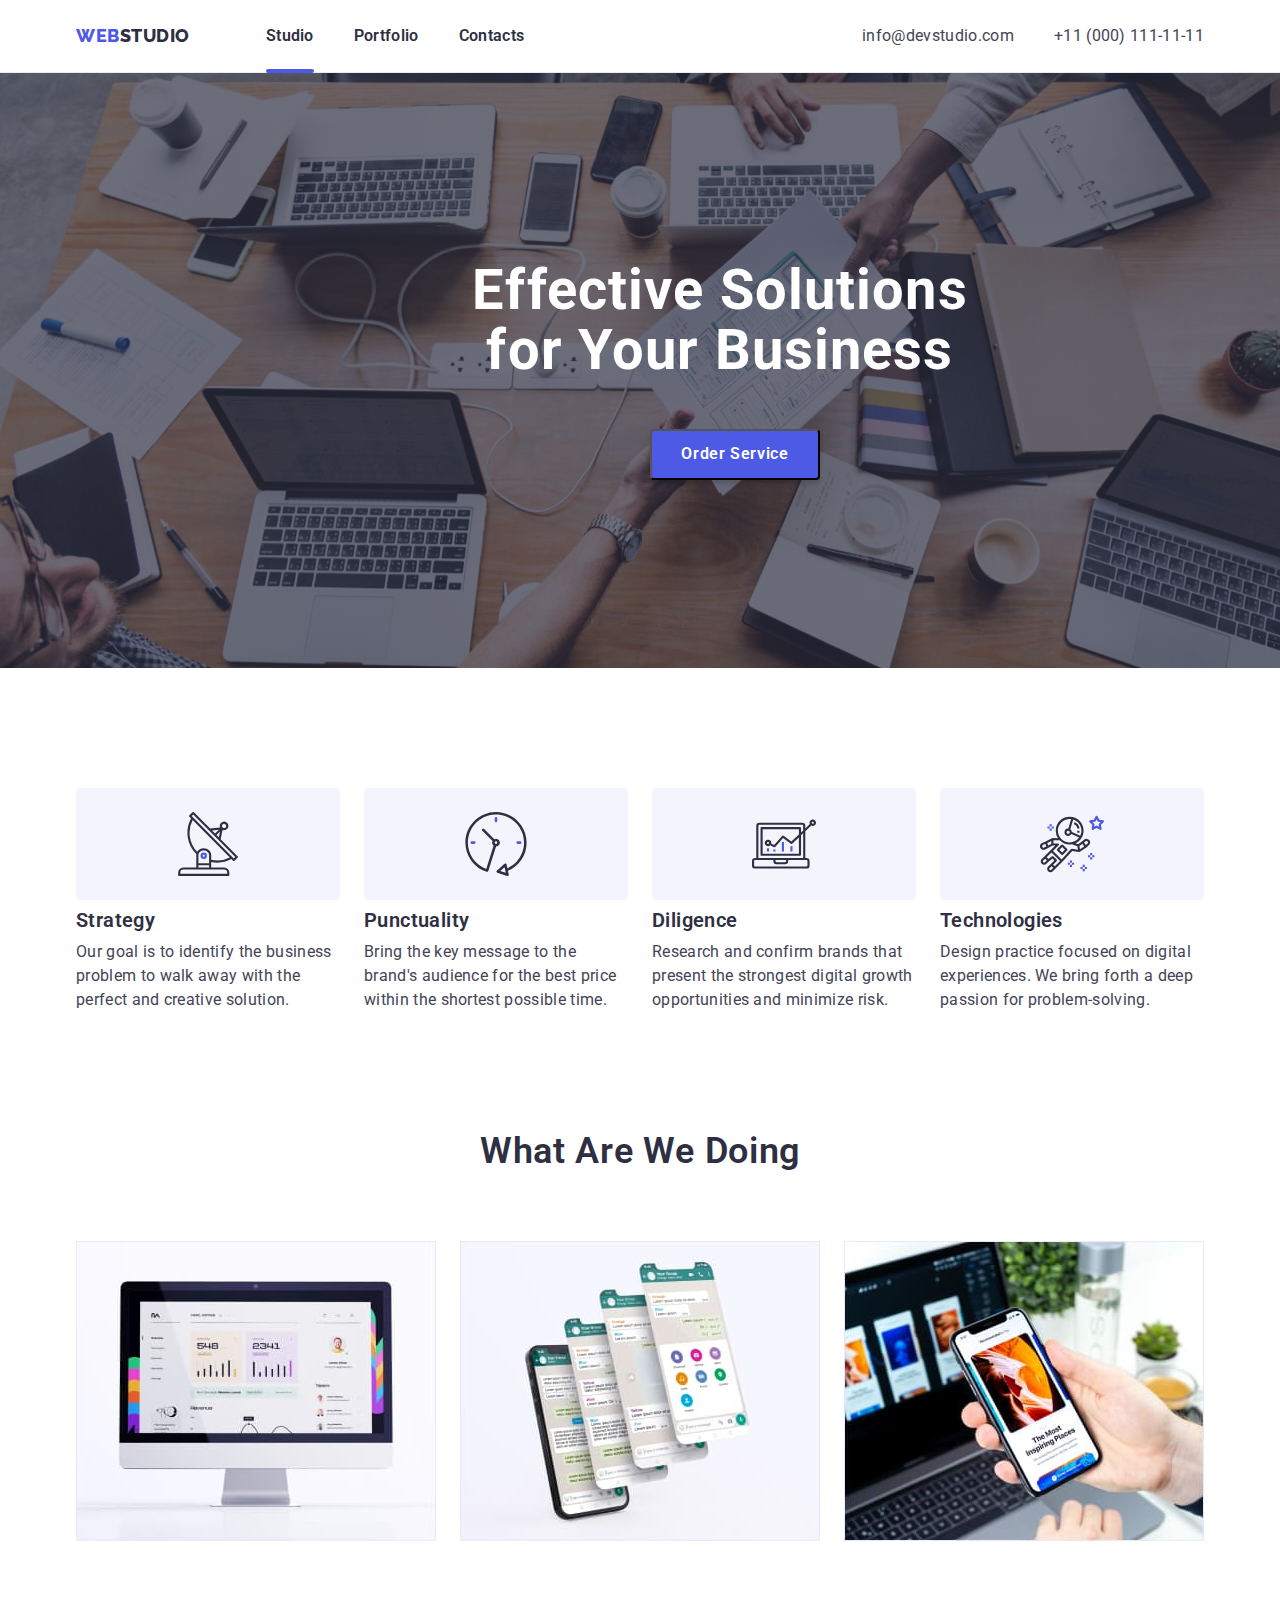
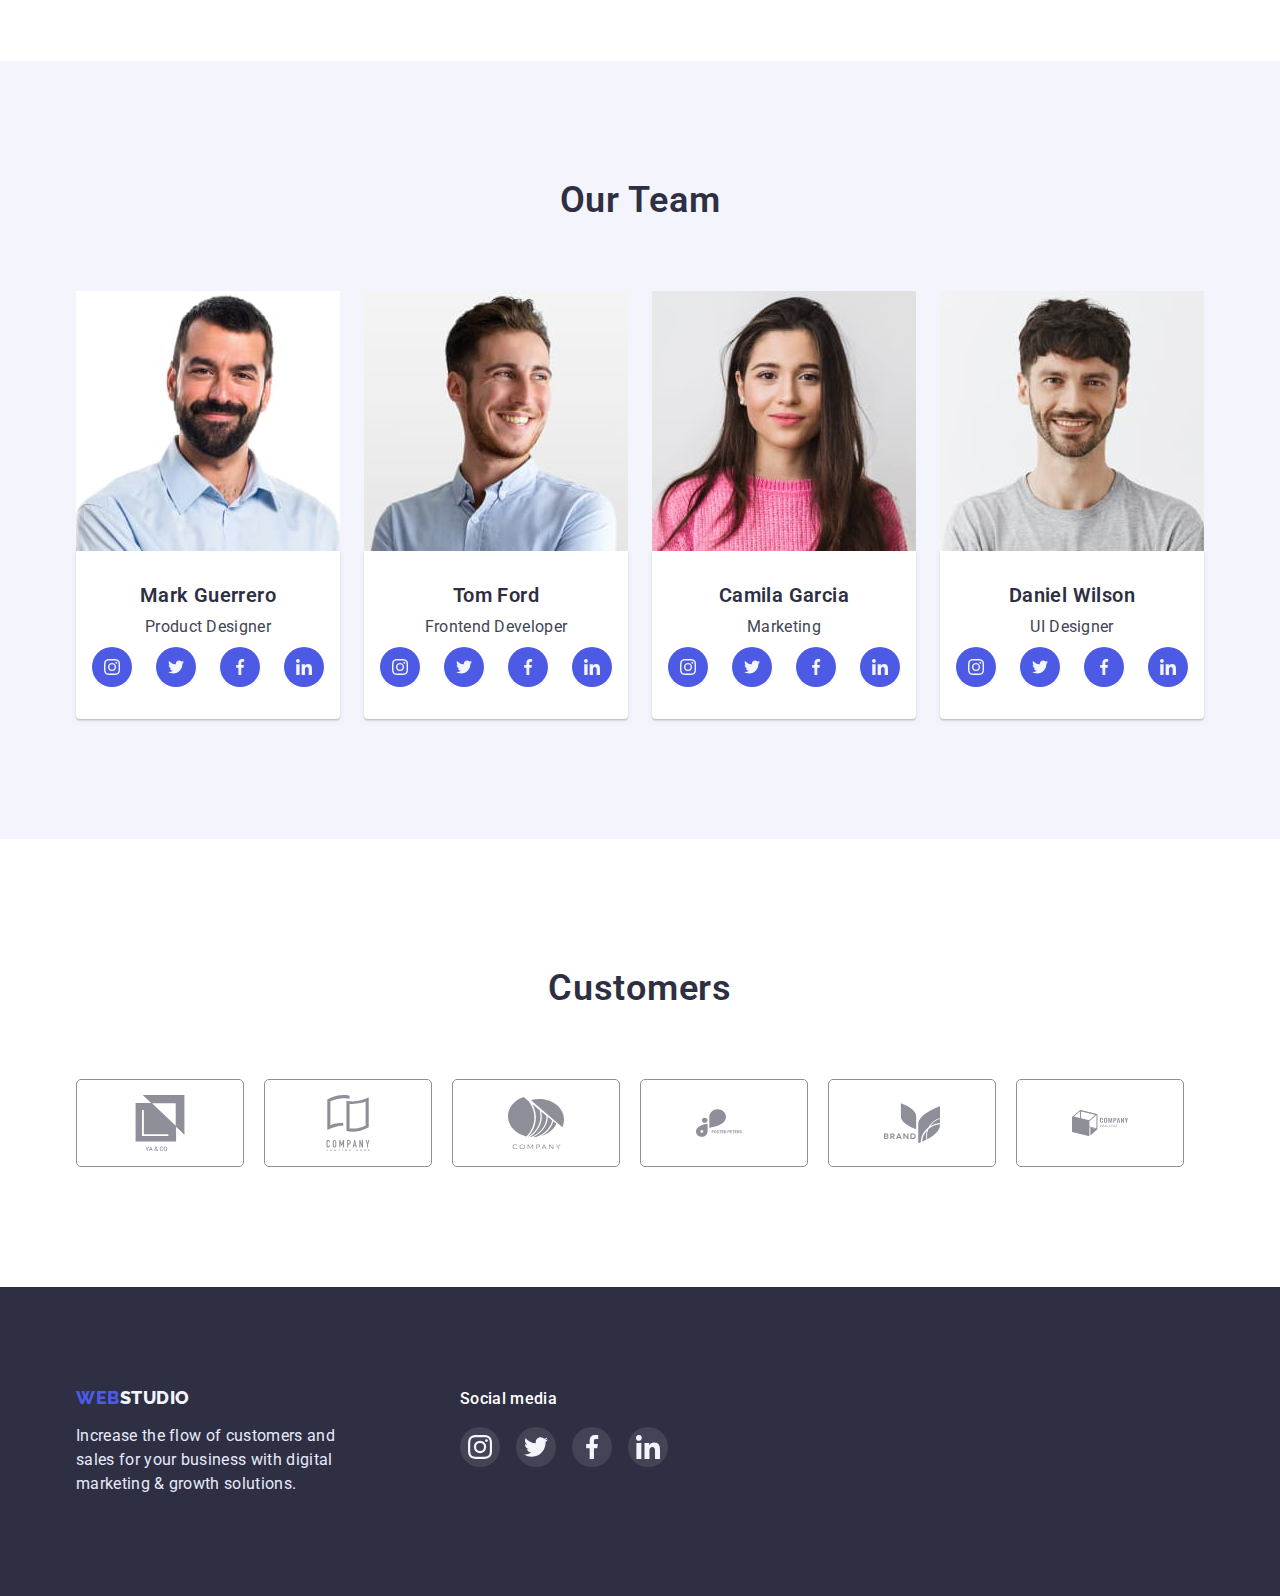
<file: index.html>
<!DOCTYPE html>
<html lang="en">
  <head>
    <meta charset="UTF-8" />
    <meta http-equiv="X-UA-Compatible" content="IE=edge" />
    <meta name="viewport" content="width=device-width, initial-scale=1.0" />
    <title>WebStudio goit-markup-hw-02</title>
    <link rel="preconnect" href="https://fonts.googleapis.com" />
    <link rel="preconnect" href="https://fonts.gstatic.com" crossorigin />
    <link
      href="https://fonts.googleapis.com/css2?family=Raleway:wght@800&family=Roboto:wght@400;500;700;900&display=swap"
      rel="stylesheet"
    />
    <link
      rel="stylesheet"
      href="https://cdn.jsdelivr.net/npm/modern-normalize@1.1.0/modern-normalize.min.css"
    />
    <link rel="stylesheet" href="./css/styles.css" />
  </head>
  <body>
    <header class="header">
      <div class="container header-nav-container">
        <nav class="page-nav">
          <!--logo-->
          <a href="/" class="logo link logo-nav"
            ><span class="logo logo-color">WEB</span>STUDIO</a
          >

          <!--menu-->
          <ul class="menu-nav">
            <li class="menu-item">
              <a href="./index.html" class="menu-nav-link link current">Studio</a>
            </li>
            <li class="menu-item">
              <a href="./portfolio.html" class="menu-nav-link link"
                >Portfolio</a
              >
            </li>
            <li class="menu-item">
              <a href="" class="menu-nav-link link">Contacts</a>
            </li>
          </ul>
        </nav>

        <!--contacts-->
        <ul class="contacts-nav">
          <li class="contacts-nav-item">
            <a href="mailto:info@devstudio.com" class="contacts-nav-link link"
              >info@devstudio.com</a
            >
          </li>
          <li>
            <a href="tel:+110001111111" class="contacts-nav-link link"
              >+11 (000) 111-11-11</a
            >
          </li>
        </ul>
      </div>
    </header>

    <main>
      <!--section1hero-->
      <section class="hero-section-color">
        <div class="container">
          <h1 class="hero-title">Effective Solutions for Your Business</h1>
          <button type="button" class="hero-button" data-modal-open>Order Service</button>
        </div>
      </section>

      <!--section2-->
      <section class="section-two-format">
        <div class="container">
          <ul class="sectiontwo">
            <li class="sectiontwo-item">
              <div class="sectiontwo-item-icon">
              <svg height="64" width="64">
                <use
                  href="./images/icons.svg#icon-strategy"
                ></use>
              </svg>
              </div>
              <h3 class="section-title section-margin-title">Strategy</h3>
              <p class="section-text">
                Our goal is to identify the business problem to walk away with
                the perfect and creative solution.
              </p>
            </li>

            <li class="sectiontwo-item">
              <div class="sectiontwo-item-icon">
                <svg height="64" width="64">
                  <use
                    href="./images/icons.svg#icon-punctuality"
                  ></use>
                </svg>
                </div>
              <h3 class="section-title section-margin-title">Punctuality</h3>
              <p class="section-text">
                Bring the key message to the brand's audience for the best price
                within the shortest possible time.
              </p>
            </li>

            <li class="sectiontwo-item">
              <div class="sectiontwo-item-icon">
                <svg height="64" width="64">
                  <use
                    href="./images/icons.svg#icon-diligence"
                  ></use>
                </svg>
                </div>
              <h3 class="section-title section-margin-title">Diligence</h3>
              <p class="section-text">
                Research and confirm brands that present the strongest digital
                growth opportunities and minimize risk.
              </p>
            </li>

            <li class="sectiontwo-item">
              <div class="sectiontwo-item-icon">
                <svg height="64" width="64">
                  <use
                    href="./images/icons.svg#icon-technologies"
                  ></use>
                </svg>
                </div>
              <h3 class="section-title section-margin-title">Technologies</h3>
              <p class="section-text">
                Design practice focused on digital experiences. We bring forth a
                deep passion for problem-solving.
              </p>
            </li>
          </ul>
        </div>
      </section>

      <!--section3-->
      <section class="sectionthree">
        <div class="container">
          <h2 class="sections-title">What are we doing</h2>

          <ul class="sectionthree-list section">
            <li class="sectionthree-item">
              <img src="./images/img1.jpg" alt="desktop" width="360" />
            </li>

            <li class="sectionthree-item">
              <img src="./images/img2.jpg" alt="mobile" width="360" />
            </li>

            <li class="sectionthree-item">
              <img src="./images/img3.jpg" alt="app" width="360" />
            </li>
          </ul>
        </div>
      </section>

      <section class="sectionfour">
        <div class="container">
          <h2 class="sections-title">Our Team</h2>

          <ul class="sectionfour-list section">
            <li class="sectionfour-item">
              <img
                src="./images/teamcard1.jpg"
                alt="teamcard"
                width="264"
                height="260"
              />
              <div class="our-team-list">
                <h3 class="section-title centered section-margin-title">
                  Mark Guerrero
                </h3>
                <p class="section-text centered">Product Designer</p>
                <ul class="our-team-list-icons">
                  <li class="our-team-list-item">
                    <a class="our-team-list-link" href="">
                      <svg
                        class="our-team-list-icon"
                        width="16px"
                        height="16px"
                      >
                        <use href="./images/icons.svg#icon-instagram"></use>
                      </svg>
                    </a>
                  </li>

                  <li class="our-team-list-item">
                    <a class="our-team-list-link" href="">
                      <svg
                        class="our-team-list-icon"
                        width="16px"
                        height="16px"
                      >
                        <use href="./images/icons.svg#icon-twitter"></use>
                      </svg>
                    </a>
                  </li>

                  <li class="our-team-list-item">
                    <a class="our-team-list-link" href="">
                      <svg
                        class="our-team-list-icon"
                        width="16px"
                        height="16px"
                      >
                        <use href="./images/icons.svg#icon-facebook"></use>
                      </svg>
                    </a>
                  </li>

                  <li class="our-team-list-item">
                    <a class="our-team-list-link" href="">
                      <svg
                        class="our-team-list-icon"
                        width="16px"
                        height="16px"
                      >
                        <use href="./images/icons.svg#icon-linkedin"></use>
                      </svg>
                    </a>
                  </li>
                </ul>
              </div>
            </li>

            <li class="sectionfour-item">
              <img
                src="./images/teamcard2.jpg"
                alt="teamcard"
                width="264"
                height="260"
              />
              <div class="our-team-list">
                <h3 class="section-title centered section-margin-title">
                  Tom Ford
                </h3>
                <p class="section-text centered">Frontend Developer</p>
                <ul class="our-team-list-icons">
                  <li class="our-team-list-item">
                    <a class="our-team-list-link" href="">
                      <svg
                        class="our-team-list-icon"
                        width="16px"
                        height="16px"
                      >
                        <use href="./images/icons.svg#icon-instagram"></use>
                      </svg>
                    </a>
                  </li>

                  <li class="our-team-list-item">
                    <a class="our-team-list-link" href="">
                      <svg
                        class="our-team-list-icon"
                        width="16px"
                        height="16px"
                      >
                        <use href="./images/icons.svg#icon-twitter"></use>
                      </svg>
                    </a>
                  </li>

                  <li class="our-team-list-item">
                    <a class="our-team-list-link" href="">
                      <svg
                        class="our-team-list-icon"
                        width="16px"
                        height="16px"
                      >
                        <use href="./images/icons.svg#icon-facebook"></use>
                      </svg>
                    </a>
                  </li>

                  <li class="our-team-list-item">
                    <a class="our-team-list-link" href="">
                      <svg
                        class="our-team-list-icon"
                        width="16px"
                        height="16px"
                      >
                        <use href="./images/icons.svg#icon-linkedin"></use>
                      </svg>
                    </a>
                  </li>
                </ul>
              </div>
            </li>

            <li class="sectionfour-item">
              <img
                src="./images/teamcard3.jpg"
                alt="teamcard"
                width="264"
                height="260"
              />
              <div class="our-team-list">
                <h3 class="section-title centered section-margin-title">
                  Camila Garcia
                </h3>
                <p class="section-text centered">Marketing</p>
                <ul class="our-team-list-icons">
                  <li class="our-team-list-item">
                    <a class="our-team-list-link" href="">
                      <svg
                        class="our-team-list-icon"
                        width="16px"
                        height="16px"
                      >
                        <use href="./images/icons.svg#icon-instagram"></use>
                      </svg>
                    </a>
                  </li>

                  <li class="our-team-list-item">
                    <a class="our-team-list-link" href="">
                      <svg
                        class="our-team-list-icon"
                        width="16px"
                        height="16px"
                      >
                        <use href="./images/icons.svg#icon-twitter"></use>
                      </svg>
                    </a>
                  </li>

                  <li class="our-team-list-item">
                    <a class="our-team-list-link" href="">
                      <svg
                        class="our-team-list-icon"
                        width="16px"
                        height="16px"
                      >
                        <use href="./images/icons.svg#icon-facebook"></use>
                      </svg>
                    </a>
                  </li>

                  <li class="our-team-list-item">
                    <a class="our-team-list-link" href="">
                      <svg
                        class="our-team-list-icon"
                        width="16px"
                        height="16px"
                      >
                        <use href="./images/icons.svg#icon-linkedin"></use>
                      </svg>
                    </a>
                  </li>
                </ul>
              </div>
            </li>

            <li class="sectionfour-item">
              <img
                src="./images/teamcard4.jpg"
                alt="teamcard"
                width="264"
                height="260"
              />
              <div class="our-team-list">
                <h3 class="section-title centered section-margin-title">
                  Daniel Wilson
                </h3>
                <p class="section-text centered">UI Designer</p>
                <ul class="our-team-list-icons">
                  <li class="our-team-list-item">
                    <a class="our-team-list-link" href="">
                      <svg
                        class="our-team-list-icon"
                        width="16px"
                        height="16px"
                      >
                        <use href="./images/icons.svg#icon-instagram"></use>
                      </svg>
                    </a>
                  </li>

                  <li class="our-team-list-item">
                    <a class="our-team-list-link" href="">
                      <svg
                        class="our-team-list-icon"
                        width="16px"
                        height="16px"
                      >
                        <use href="./images/icons.svg#icon-twitter"></use>
                      </svg>
                    </a>
                  </li>

                  <li class="our-team-list-item">
                    <a class="our-team-list-link" href="">
                      <svg
                        class="our-team-list-icon"
                        width="16px"
                        height="16px"
                      >
                        <use href="./images/icons.svg#icon-facebook"></use>
                      </svg>
                    </a>
                  </li>

                  <li class="our-team-list-item">
                    <a class="our-team-list-link" href="">
                      <svg
                        class="our-team-list-icon"
                        width="16px"
                        height="16px"
                      >
                        <use href="./images/icons.svg#icon-linkedin"></use>
                      </svg>
                    </a>
                  </li>
                </ul>
              </div>
            </li>
          </ul>
        </div>
      </section>

      <!--section5-->
      <section class="sectionfive">
        <div class="container">
          <h2 class="sections-title">Customers</h2>
          <ul class="sectionfive-list">
            <li class="sectionfive-item">
              <a class="sectionfive-link" href="">
                <svg class="sectionfive-icon" width="104px" height="56px">
                  <use href="./images/icons.svg#icon-customerone"></use>
                </svg>
              </a>
            </li>

            <li class="sectionfive-item">
              <a class="sectionfive-link" href="">
                <svg class="sectionfive-icon" width="104px" height="56px">
                  <use href="./images/icons.svg#icon-customertwo"></use>
                </svg>
              </a>
            </li>

            <li class="sectionfive-item">
              <a class="sectionfive-link" href="">
                <svg class="sectionfive-icon" width="104px" height="56px">
                  <use href="./images/icons.svg#icon-customerthree"></use>
                </svg>
              </a>
            </li>

            <li class="sectionfive-item">
              <a class="sectionfive-link" href="">
                <svg class="sectionfive-icon" width="104px" height="56px">
                  <use href="./images/icons.svg#icon-customerfour"></use>
                </svg>
              </a>
            </li>

            <li class="sectionfive-item">
              <a class="sectionfive-link" href="">
                <svg class="sectionfive-icon" width="104px" height="56px">
                  <use href="./images/icons.svg#icon-customerfive"></use>
                </svg>
              </a>
            </li>

            <li class="sectionfive-item">
              <a class="sectionfive-link" href="">
                <svg class="sectionfive-icon" width="104px" height="56px">
                  <use href="./images/icons.svg#icon-customersix"></use>
                </svg>
              </a>
            </li>

            
          </ul>
        </div>
      </section>
    </main>

    <footer class="footer">
      <div class="container footer-format">
        <div class="footer-content">
          <a href="./index.html" class="logo-footer link"
            ><span class="logo-color">WEB</span>STUDIO</a>
          <p class="section-text footer-text-color">
            Increase the flow of customers and sales for your business with
            digital marketing & growth solutions.
          </p>
        </div>

        <div class="footer-socialmedia">
<h3 class="footer-socialmedia-title">Social media</h2>
          <ul class="footer-list-icons">
            <li class="footer-list-item">
              <a class="footer-list-link" href="">
                <svg
                  class="footer-list-icon"
                  width="24px"
                  height="24px"
                >
                  <use href="./images/icons.svg#icon-instagram"></use>
                </svg>
              </a>
            </li>

            <li class="footer-list-item">
              <a class="footer-list-link" href="">
                <svg
                  class="footer-list-icon"
                  width="24px"
                  height="24px"
                >
                  <use href="./images/icons.svg#icon-twitter"></use>
                </svg>
              </a>
            </li>

            <li class="footer-list-item">
              <a class="footer-list-link" href="">
                <svg
                  class="footer-list-icon"
                  width="24px"
                  height="24px"
                >
                  <use href="./images/icons.svg#icon-facebook"></use>
                </svg>
              </a>
            </li>

            <li class="footer-list-item">
              <a class="footer-list-link" href="">
                <svg
                  class="footer-list-icon"
                  width="24px"
                  height="24px"
                >
                  <use href="./images/icons.svg#icon-linkedin"></use>
                </svg>
              </a>
            </li>
          </ul>
        </div>
      </div>
    </footer>
    <div class="backdrop is-hidden" data-modal>
      <div class="modal">
        <button type="button" class="modal-close" data-modal-close>
          <svg width="24" height="24" class="modal-close-svg">
            <use href="./images/icons.svg#icon-close"></use>

          </svg>
        </button>
      </div>
    </div>
    <script src="./js/modal.js"></script>
  </body>
</html>
</file>
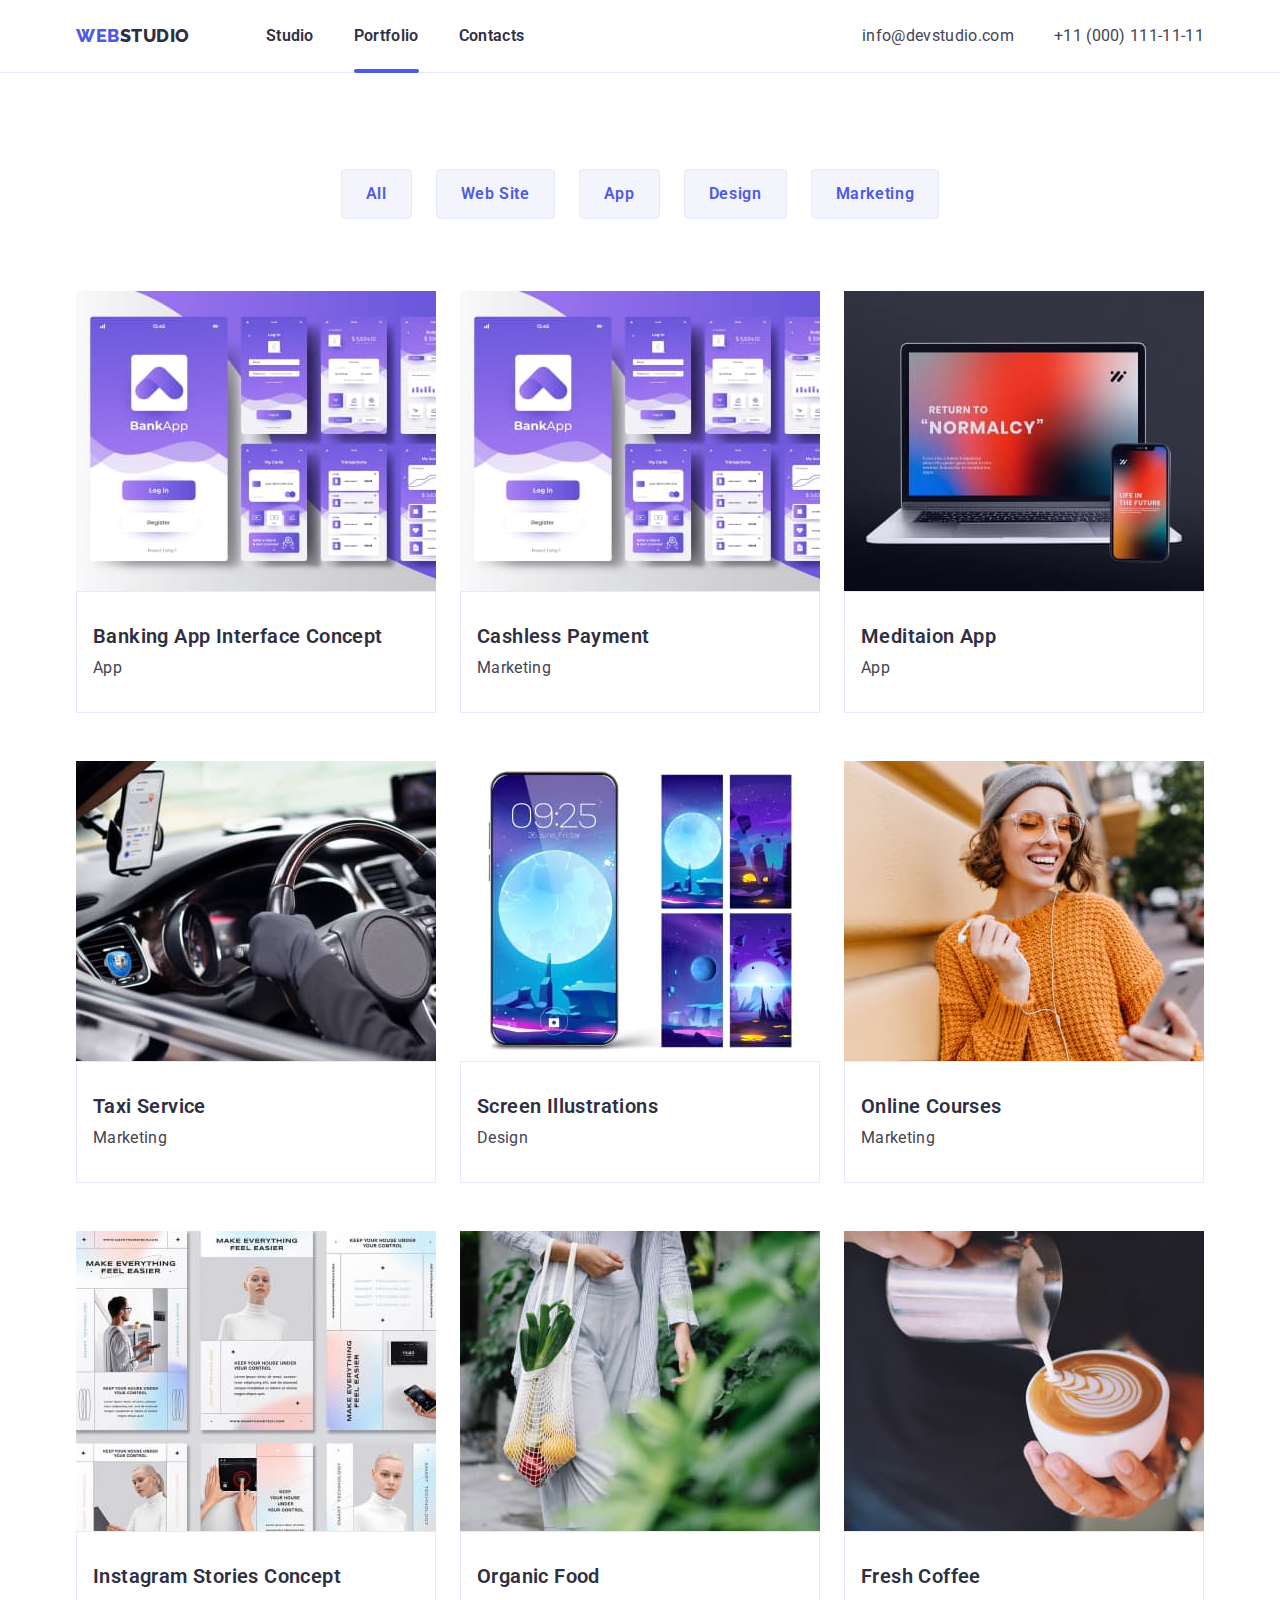
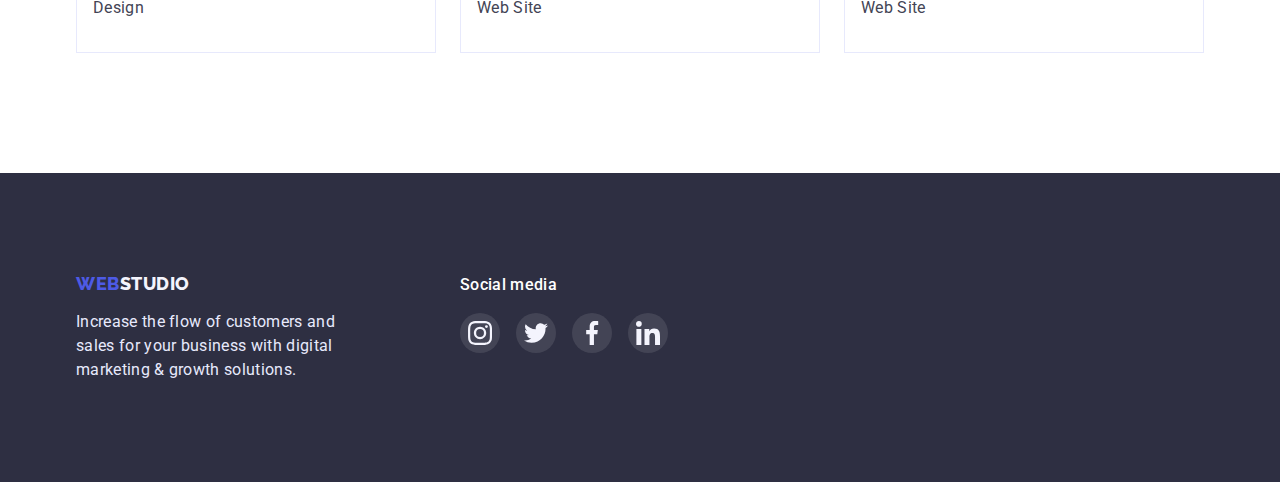
<file: portfolio.html>
<!DOCTYPE html>
<html lang="en">
  <head>
    <meta charset="UTF-8" />
    <meta http-equiv="X-UA-Compatible" content="IE=edge" />
    <meta name="viewport" content="width=device-width, initial-scale=1.0" />
    <title>WebStudio goit-markup-hw-02</title>
    <link rel="preconnect" href="https://fonts.googleapis.com" />
    <link rel="preconnect" href="https://fonts.gstatic.com" crossorigin />
    <link
      href="https://fonts.googleapis.com/css2?family=Raleway:wght@800&family=Roboto:wght@400;500;700;900&display=swap"
      rel="stylesheet"
    />
    <link
      rel="stylesheet"
      href="https://cdn.jsdelivr.net/npm/modern-normalize@1.1.0/modern-normalize.min.css"
    />
    <link rel="stylesheet" href="./css/styles.css" />
  </head>
  <body>
    <header class="header">
      <div class="container header-nav-container">
        <nav class="page-nav">
          <!--logo-->
          <a href="/" class="logo link logo-nav"
            ><span class="logo logo-color">WEB</span>STUDIO</a
          >

          <!--menu-->
          <ul class="menu-nav">
            <li class="menu-item">
              <a href="./index.html" class="menu-nav-link link">Studio</a>
            </li>
            <li class="menu-item">
              <a href="./portfolio.html" class="menu-nav-link link current"
                >Portfolio</a
              >
            </li>
            <li class="menu-item">
              <a href="" class="menu-nav-link link">Contacts</a>
            </li>
          </ul>
        </nav>

                <!--contacts-->
                <ul class="contacts-nav">
                  <li class="contacts-nav-item">
                    <a href="mailto:info@devstudio.com" class="contacts-nav-link link"
                      >info@devstudio.com</a
                    >
                  </li>
                  <li>
                    <a href="tel:+110001111111" class="contacts-nav-link link"
                      >+11 (000) 111-11-11</a
                    >
                  </li>
                </ul>
              </div>
            </header>

    <main>
      <!--filter-->
      <section class="portfolio">
        <div class="container">
          <ul class="button-filter">
            <li class="portfolio-bttnleft">
              <button type="button" class="portfolio-bttn">All</button>
            </li>
            <li class="portfolio-bttnleft">
              <button type="button" class="portfolio-bttn">Web Site</button>
            </li>
            <li class="portfolio-bttnleft">
              <button type="button" class="portfolio-bttn">App</button>
            </li>
            <li class="portfolio-bttnleft">
              <button type="button" class="portfolio-bttn">Design</button>
            </li>
            <li class="portfolio-bttnleft">
              <button type="button" class="portfolio-bttn">Marketing</button>
            </li>
          </ul>
        </div>

        <div class="container">
          <ul class="portfolio-items">
            <li class="portfolio-items-list">
              <a href="" class="portfolio-hover-link link">
                <div class="portfolio-hover">
                  <img
                  src="./images/portfolio/img1.jpg"
                  alt="Banking App Interface Concept"
                  width="360"
                />
                <p class="portfolio-item-text">14 Stylish and User-Friendly App Design Concepts · Task Manager App · Calorie Tracker App · Exotic Fruit Ecommerce App · Cloud Storage App</p>
              </div>
                <div class="portfolio-item-title">
                  <h2 class="section-title">Banking App Interface Concept</h2>
                  <p class="section-text">App</p>
                </div>
              </a>
            </li>

            <li class="portfolio-items-list">
              <a href="" class="portfolio-hover-link link">
            <div class="portfolio-hover">
                <img
                  src="./images/portfolio/img2.jpg"
                  alt="Cashless Payment"
                  width="360"
                />
                                <p class="portfolio-item-text">14 Stylish and User-Friendly App Design Concepts · Task Manager App · Calorie Tracker App · Exotic Fruit Ecommerce App · Cloud Storage App</p>
              </div>
                <div class="portfolio-item-title">
                  <h2 class="section-title">Cashless Payment</h2>
                  <p class="section-text">Marketing</p>
                </div>
              </a>
            </li>

            <li class="portfolio-items-list">
              <a href="" class="portfolio-hover-link link">
            <div class="portfolio-hover">
                <img
                  src="./images/portfolio/img3.jpg"
                  alt="Meditaion App"
                  width="360"
                />
                                <p class="portfolio-item-text">14 Stylish and User-Friendly App Design Concepts · Task Manager App · Calorie Tracker App · Exotic Fruit Ecommerce App · Cloud Storage App</p>
              </div>
                <div class="portfolio-item-title">
                  <h2 class="section-title">Meditaion App</h2>
                  <p class="section-text">App</p>
                </div>
              </a>
            </li>

            <li class="portfolio-items-list">
              <a href="" class="portfolio-hover-link link">
            <div class="portfolio-hover">
                <img
                  src="./images/portfolio/img4.jpg"
                  alt="Taxi Service"
                  width="360"
                />
                                <p class="portfolio-item-text">14 Stylish and User-Friendly App Design Concepts · Task Manager App · Calorie Tracker App · Exotic Fruit Ecommerce App · Cloud Storage App</p>
              </div>
                <div class="portfolio-item-title">
                  <h2 class="section-title">Taxi Service</h2>
                  <p class="section-text">Marketing</p>
                </div>
              </a>
            </li>

            <li class="portfolio-items-list">
              <a href="" class="portfolio-hover-link link">
            <div class="portfolio-hover">
                <img
                  src="./images/portfolio/img5.jpg"
                  alt="Screen Illustrations"
                  width="360"
                />
                                <p class="portfolio-item-text">14 Stylish and User-Friendly App Design Concepts · Task Manager App · Calorie Tracker App · Exotic Fruit Ecommerce App · Cloud Storage App</p>
              </div>
                <div class="portfolio-item-title">
                  <h2 class="section-title">Screen Illustrations</h2>
                  <p class="section-text">Design</p>
                </div>
              </a>
            </li>

            <li class="portfolio-items-list">
              <a href="" class="portfolio-hover-link link">
            <div class="portfolio-hover">
                <img
                  src="./images/portfolio/img6.jpg"
                  alt="Online Courses"
                  width="360"
                />
                                <p class="portfolio-item-text">14 Stylish and User-Friendly App Design Concepts · Task Manager App · Calorie Tracker App · Exotic Fruit Ecommerce App · Cloud Storage App</p>
              </div>
                <div class="portfolio-item-title">
                  <h2 class="section-title">Online Courses</h2>
                  <p class="section-text">Marketing</p>
                </div>
              </a>
            </li>

            <li class="portfolio-items-list">
              <a href="" class="portfolio-hover-link link">
            <div class="portfolio-hover">
                <img
                  src="./images/portfolio/img7.jpg"
                  alt="Instagram Stories Concept"
                  width="360"
                />
                                <p class="portfolio-item-text">14 Stylish and User-Friendly App Design Concepts · Task Manager App · Calorie Tracker App · Exotic Fruit Ecommerce App · Cloud Storage App</p>
              </div>
                <div class="portfolio-item-title">
                  <h2 class="section-title">Instagram Stories Concept</h2>
                  <p class="section-text">Design</p>
                </div>
              </a>
            </li>

            <li class="portfolio-items-list">
              <a href="" class="portfolio-hover-link link">
            <div class="portfolio-hover">
                <img
                  src="./images/portfolio/img8.jpg"
                  alt="Organic Food"
                  width="360"
                />
                                <p class="portfolio-item-text">14 Stylish and User-Friendly App Design Concepts · Task Manager App · Calorie Tracker App · Exotic Fruit Ecommerce App · Cloud Storage App</p>
              </div>
                <div class="portfolio-item-title">
                  <h2 class="section-title">Organic Food</h2>
                  <p class="section-text">Web Site</p>
                </div>
              </a>
            </li>

            <li class="portfolio-items-list">
              <a href="" class="portfolio-hover-link link">
            <div class="portfolio-hover">
                <img
                  src="./images/portfolio/img9.jpg"
                  alt="Fresh Coffee"
                  width="360"
                />
                                <p class="portfolio-item-text">14 Stylish and User-Friendly App Design Concepts · Task Manager App · Calorie Tracker App · Exotic Fruit Ecommerce App · Cloud Storage App</p>
              </div>
                <div class="portfolio-item-title">
                  <h2 class="section-title">Fresh Coffee</h2>
                  <p class="section-text">Web Site</p>
                </div>
              </a>
            </li>
          </ul>
        </div>
      </section>
    </main>

    <footer class="footer">
      <div class="container footer-format">
        <div class="footer-content">
          <a href="./index.html" class="logo-footer link"
            ><span class="logo-color">WEB</span>STUDIO</a>
          <p class="section-text footer-text-color">
            Increase the flow of customers and sales for your business with
            digital marketing & growth solutions.
          </p>
        </div>

        <div class="footer-socialmedia">
<h3 class="footer-socialmedia-title">Social media</h2>
          <ul class="footer-list-icons">
            <li class="footer-list-item">
              <a class="footer-list-link" href="">
                <svg
                  class="footer-list-icon"
                  width="24px"
                  height="24px"
                >
                  <use href="./images/icons.svg#icon-instagram"></use>
                </svg>
              </a>
            </li>

            <li class="footer-list-item">
              <a class="footer-list-link" href="">
                <svg
                  class="footer-list-icon"
                  width="24px"
                  height="24px"
                >
                  <use href="./images/icons.svg#icon-twitter"></use>
                </svg>
              </a>
            </li>

            <li class="footer-list-item">
              <a class="footer-list-link" href="">
                <svg
                  class="footer-list-icon"
                  width="24px"
                  height="24px"
                >
                  <use href="./images/icons.svg#icon-facebook"></use>
                </svg>
              </a>
            </li>

            <li class="footer-list-item">
              <a class="footer-list-link" href="">
                <svg
                  class="footer-list-icon"
                  width="24px"
                  height="24px"
                >
                  <use href="./images/icons.svg#icon-linkedin"></use>
                </svg>
              </a>
            </li>
          </ul>
        </div>
      </div>
    </footer>
  </body>
</html>
</file>
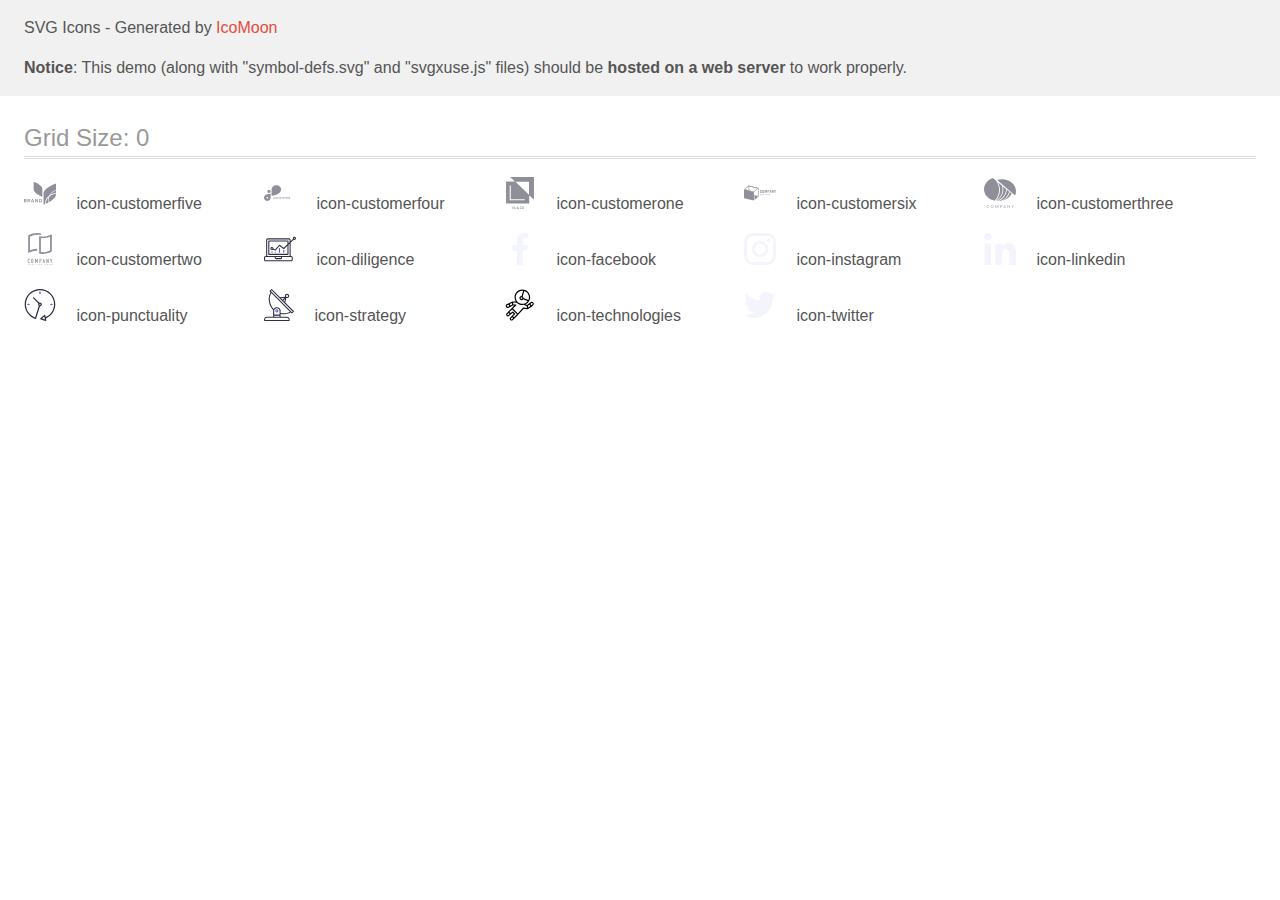
<file: images/sectionone/icomoon/demo-external-svg.html>
<!doctype html>
<html>
<head>
    <title>IcoMoon - SVG Icons</title>
    <meta charset="utf-8">
    <meta name="viewport" content="width=device-width, initial-scale=1">
    <link rel="stylesheet" href="demo-files/demo.css">
    <link rel="stylesheet" href="style.css">
</head>
<body>
<header class="bgc1 clearfix">
<div class="mhl">
    <p>SVG Icons - Generated by <a href="https://icomoon.io/app">IcoMoon</a></p><p><strong>Notice</strong>: This demo (along with "symbol-defs.svg" and "svgxuse.js" files) should be <b>hosted on a web server</b> to work properly.</p>
</div>
</header>
    <div class="clearfix mhl ptl">
        <h1 class="mvm mtn fgc1">Grid Size: 0</h1>
        <div class="glyph fs1">
            <div class="clearfix pbs">
                <svg class="icon icon-customerfive"><use xlink:href="symbol-defs.svg#icon-customerfive"></use></svg><span class="name"> icon-customerfive</span>
            </div>
        </div>
        <div class="glyph fs1">
            <div class="clearfix pbs">
                <svg class="icon icon-customerfour"><use xlink:href="symbol-defs.svg#icon-customerfour"></use></svg><span class="name"> icon-customerfour</span>
            </div>
        </div>
        <div class="glyph fs1">
            <div class="clearfix pbs">
                <svg class="icon icon-customerone"><use xlink:href="symbol-defs.svg#icon-customerone"></use></svg><span class="name"> icon-customerone</span>
            </div>
        </div>
        <div class="glyph fs1">
            <div class="clearfix pbs">
                <svg class="icon icon-customersix"><use xlink:href="symbol-defs.svg#icon-customersix"></use></svg><span class="name"> icon-customersix</span>
            </div>
        </div>
        <div class="glyph fs1">
            <div class="clearfix pbs">
                <svg class="icon icon-customerthree"><use xlink:href="symbol-defs.svg#icon-customerthree"></use></svg><span class="name"> icon-customerthree</span>
            </div>
        </div>
        <div class="glyph fs1">
            <div class="clearfix pbs">
                <svg class="icon icon-customertwo"><use xlink:href="symbol-defs.svg#icon-customertwo"></use></svg><span class="name"> icon-customertwo</span>
            </div>
        </div>
        <div class="glyph fs1">
            <div class="clearfix pbs">
                <svg class="icon icon-diligence"><use xlink:href="symbol-defs.svg#icon-diligence"></use></svg><span class="name"> icon-diligence</span>
            </div>
        </div>
        <div class="glyph fs1">
            <div class="clearfix pbs">
                <svg class="icon icon-facebook"><use xlink:href="symbol-defs.svg#icon-facebook"></use></svg><span class="name"> icon-facebook</span>
            </div>
        </div>
        <div class="glyph fs1">
            <div class="clearfix pbs">
                <svg class="icon icon-instagram"><use xlink:href="symbol-defs.svg#icon-instagram"></use></svg><span class="name"> icon-instagram</span>
            </div>
        </div>
        <div class="glyph fs1">
            <div class="clearfix pbs">
                <svg class="icon icon-linkedin"><use xlink:href="symbol-defs.svg#icon-linkedin"></use></svg><span class="name"> icon-linkedin</span>
            </div>
        </div>
        <div class="glyph fs1">
            <div class="clearfix pbs">
                <svg class="icon icon-punctuality"><use xlink:href="symbol-defs.svg#icon-punctuality"></use></svg><span class="name"> icon-punctuality</span>
            </div>
        </div>
        <div class="glyph fs1">
            <div class="clearfix pbs">
                <svg class="icon icon-strategy"><use xlink:href="symbol-defs.svg#icon-strategy"></use></svg><span class="name"> icon-strategy</span>
            </div>
        </div>
        <div class="glyph fs1">
            <div class="clearfix pbs">
                <svg class="icon icon-technologies"><use xlink:href="symbol-defs.svg#icon-technologies"></use></svg><span class="name"> icon-technologies</span>
            </div>
        </div>
        <div class="glyph fs1">
            <div class="clearfix pbs">
                <svg class="icon icon-twitter"><use xlink:href="symbol-defs.svg#icon-twitter"></use></svg><span class="name"> icon-twitter</span>
            </div>
        </div>
  </div>
<script defer src="svgxuse.js"></script>
</body>
</html>
</file>
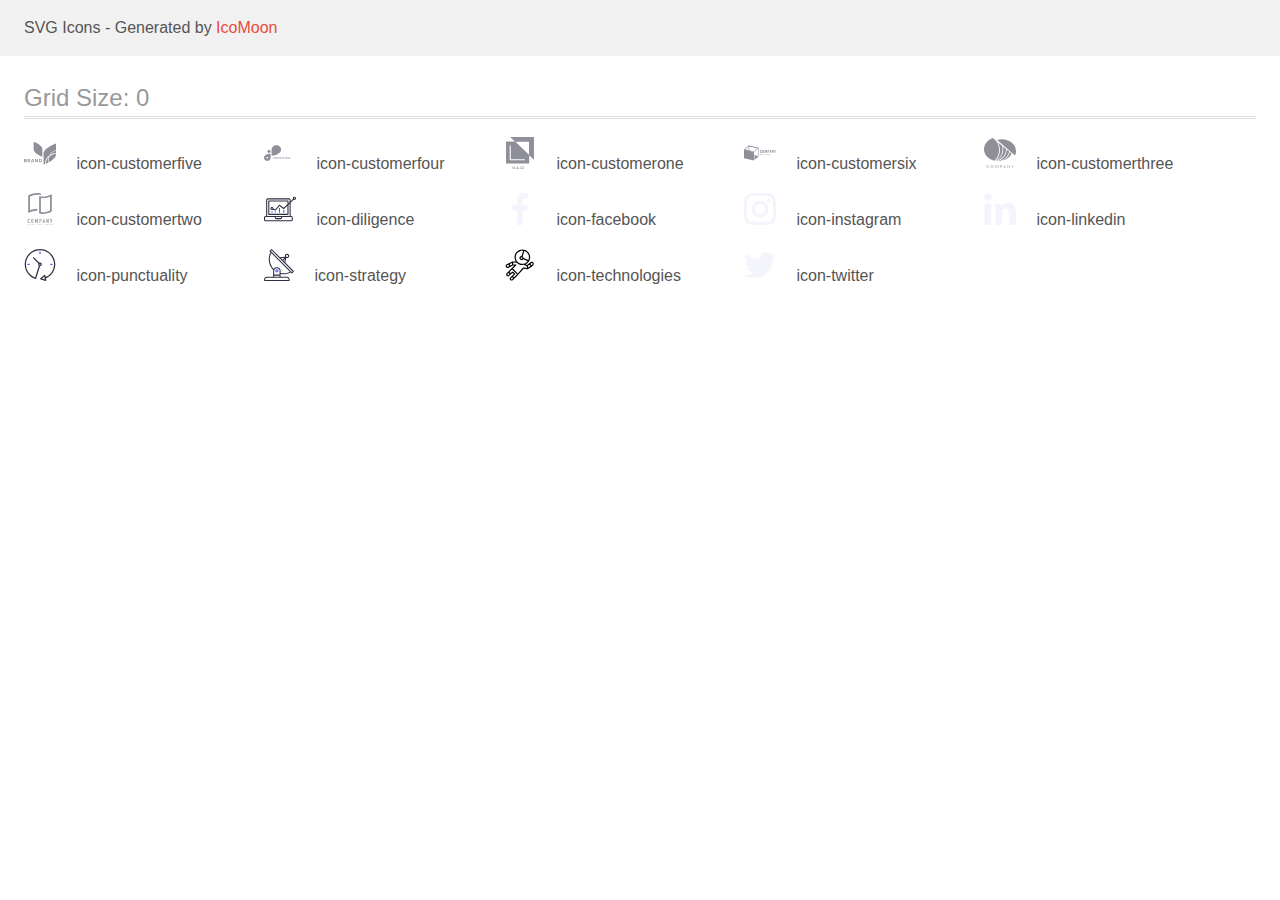
<file: images/sectionone/icomoon/demo.html>
<!doctype html>
<html>
<head>
    <title>IcoMoon - SVG Icons</title>
    <meta charset="utf-8">
    <meta name="viewport" content="width=device-width, initial-scale=1">
    <link rel="stylesheet" href="demo-files/demo.css">
    <link rel="stylesheet" href="style.css">
</head>
<body>
<svg aria-hidden="true" style="position: absolute; width: 0; height: 0; overflow: hidden;" version="1.1" xmlns="http://www.w3.org/2000/svg" xmlns:xlink="http://www.w3.org/1999/xlink">
<defs>
<symbol id="icon-customerfive" viewBox="0 0 32 32">
<path fill="#8e8f99" style="fill: var(--color1, #8e8f99)" d="M2.434 23.808c0.125 0.139 0.191 0.313 0.188 0.492 0.006 0.116-0.016 0.233-0.067 0.34s-0.127 0.203-0.224 0.281c-0.242 0.165-0.542 0.245-0.845 0.227h-1.486v-3.115h1.455c0.287-0.017 0.572 0.056 0.806 0.207 0.094 0.071 0.168 0.16 0.217 0.261s0.071 0.211 0.065 0.321c0.009 0.172-0.051 0.341-0.169 0.476-0.113 0.124-0.269 0.21-0.443 0.244 0.197 0.032 0.375 0.127 0.502 0.266zM0.691 23.338h0.622c0.141 0.009 0.282-0.027 0.396-0.103 0.047-0.038 0.083-0.085 0.106-0.138s0.032-0.11 0.027-0.166c0.004-0.056-0.005-0.113-0.028-0.166s-0.058-0.1-0.104-0.139c-0.117-0.078-0.262-0.116-0.407-0.105h-0.612v0.817zM1.77 24.533c0.050-0.039 0.089-0.088 0.115-0.143s0.037-0.114 0.032-0.174c0.004-0.060-0.008-0.12-0.034-0.176s-0.066-0.105-0.117-0.144c-0.122-0.081-0.271-0.121-0.423-0.113h-0.652v0.857h0.661c0.149 0.008 0.296-0.030 0.417-0.108z"></path>
<path fill="#8e8f99" style="fill: var(--color1, #8e8f99)" d="M5.409 25.148l-0.81-1.217h-0.304v1.217h-0.696v-3.115h1.318c0.332-0.021 0.661 0.074 0.918 0.265 0.184 0.169 0.295 0.392 0.313 0.628s-0.058 0.471-0.215 0.661c-0.163 0.168-0.385 0.28-0.629 0.317l0.862 1.245h-0.757zM4.295 23.506h0.57c0.396 0 0.593-0.157 0.593-0.472 0.004-0.064-0.007-0.128-0.032-0.189s-0.064-0.115-0.114-0.161c-0.125-0.094-0.286-0.139-0.448-0.126h-0.576l0.007 0.948z"></path>
<path fill="#8e8f99" style="fill: var(--color1, #8e8f99)" d="M9.215 24.521h-1.388l-0.245 0.627h-0.73l1.274-3.080h0.789l1.269 3.080h-0.73l-0.24-0.627zM9.029 24.049l-0.507-1.315-0.507 1.315h1.014z"></path>
<path fill="#8e8f99" style="fill: var(--color1, #8e8f99)" d="M13.98 25.148h-0.691l-1.55-2.118v2.118h-0.69v-3.115h0.69l1.55 2.13v-2.13h0.691v3.115z"></path>
<path fill="#8e8f99" style="fill: var(--color1, #8e8f99)" d="M17.925 24.402c-0.143 0.235-0.361 0.426-0.625 0.549-0.301 0.137-0.635 0.204-0.972 0.196h-1.231v-3.115h1.231c0.336-0.008 0.67 0.058 0.972 0.192 0.265 0.12 0.483 0.309 0.625 0.543 0.142 0.253 0.216 0.533 0.216 0.817s-0.074 0.564-0.216 0.817zM17.134 24.327c0.197-0.207 0.306-0.471 0.306-0.743s-0.108-0.536-0.306-0.743c-0.238-0.187-0.549-0.283-0.865-0.265h-0.48v2.016h0.48c0.316 0.018 0.627-0.077 0.865-0.265z"></path>
<path fill="#8e8f99" style="fill: var(--color1, #8e8f99)" d="M9.648 4.707c0 0 8.923 3.033 8.734 7.421v7.423c0 0-8.916-3.034-8.73-7.423l-0.003-7.421z"></path>
<path fill="#8e8f99" style="fill: var(--color1, #8e8f99)" d="M26.331 17.813c1.685-1.044 3.634-1.691 5.669-1.881v-2.324c-2.345 0.813-4.333 2.289-5.669 4.204z"></path>
<path fill="#8e8f99" style="fill: var(--color1, #8e8f99)" d="M25.318 18.513c1.379-2.5 3.77-4.43 6.682-5.391v-6.695c0 0-12.707 4.32-12.439 10.57v10.568c0 0 0.566-0.193 1.457-0.555 0-0.338 0-0.679 0.041-1.021 0.263-2.901 1.795-5.59 4.259-7.474z"></path>
<path fill="#8e8f99" style="fill: var(--color1, #8e8f99)" d="M24.11 22.439c0.067-0.733 0.216-1.458 0.445-2.164-1.534 1.628-2.464 3.647-2.657 5.775-0.019 0.201-0.029 0.402-0.034 0.609 0.722-0.312 1.562-0.701 2.444-1.16-0.225-1.007-0.292-2.037-0.198-3.060z"></path>
<path fill="#8e8f99" style="fill: var(--color1, #8e8f99)" d="M24.615 22.477c-0.085 0.926-0.032 1.858 0.157 2.771 3.472-1.87 7.373-4.76 7.223-8.252v-0.304c-2.48 0.25-4.801 1.226-6.606 2.779-0.422 0.962-0.683 1.976-0.774 3.007z"></path>
</symbol>
<symbol id="icon-customerfour" viewBox="0 0 32 32">
<path fill="#8e8f99" style="fill: var(--color1, #8e8f99)" d="M4.982 12.959h-0.001c-0.909 0-1.646 0.664-1.646 1.484v0.001c0 0.819 0.737 1.484 1.646 1.484h0.001c0.909 0 1.646-0.664 1.646-1.484v-0.001c0-0.819-0.737-1.484-1.646-1.484z"></path>
<path fill="#8e8f99" style="fill: var(--color1, #8e8f99)" d="M17.128 12.485c-0.003-1.138-0.505-2.229-1.398-3.034s-2.102-1.258-3.364-1.261v0c-1.263 0.002-2.473 0.455-3.366 1.26s-1.396 1.896-1.398 3.034v6.276c0 0 9.525-0.956 9.526-6.275v-0.001z"></path>
<path fill="#8e8f99" style="fill: var(--color1, #8e8f99)" d="M0 20.821c0.002 0.792 0.352 1.551 0.973 2.111s1.463 0.876 2.341 0.878c0.878-0.002 1.72-0.318 2.34-0.878s0.971-1.318 0.973-2.11v-4.367c0 0-6.628 0.666-6.628 4.366zM3.314 21.603c-0.172 0-0.339-0.046-0.482-0.132s-0.254-0.208-0.32-0.351-0.083-0.3-0.049-0.452c0.033-0.152 0.116-0.291 0.237-0.401s0.276-0.184 0.444-0.214c0.168-0.030 0.343-0.015 0.501 0.045s0.294 0.16 0.389 0.288c0.095 0.129 0.146 0.28 0.146 0.435 0 0.103-0.022 0.205-0.065 0.3s-0.107 0.182-0.188 0.255c-0.081 0.073-0.176 0.131-0.282 0.17s-0.219 0.060-0.333 0.060v-0.003z"></path>
<path fill="#8e8f99" style="fill: var(--color1, #8e8f99)" d="M9.375 20.196v1.625h-0.335v-1.625h0.335zM10.022 20.89v0.261h-0.739v-0.261h0.739zM10.1 20.196v0.262h-0.817v-0.262h0.817zM11.629 20.971v0.077c0 0.123-0.017 0.234-0.050 0.333s-0.081 0.182-0.142 0.251c-0.061 0.068-0.134 0.121-0.219 0.157s-0.177 0.055-0.28 0.055c-0.102 0-0.195-0.018-0.28-0.055s-0.157-0.089-0.219-0.157c-0.062-0.069-0.11-0.153-0.144-0.251s-0.050-0.209-0.050-0.333v-0.077c0-0.124 0.017-0.235 0.050-0.333s0.081-0.182 0.142-0.251c0.062-0.069 0.135-0.122 0.219-0.158s0.178-0.055 0.28-0.055c0.103 0 0.196 0.018 0.28 0.055s0.158 0.089 0.219 0.158c0.062 0.069 0.109 0.153 0.143 0.251s0.051 0.208 0.051 0.333zM11.291 21.048v-0.079c0-0.086-0.008-0.162-0.023-0.228s-0.039-0.121-0.069-0.165-0.068-0.078-0.112-0.1c-0.044-0.023-0.094-0.035-0.151-0.035s-0.107 0.012-0.151 0.035c-0.043 0.022-0.080 0.056-0.11 0.1s-0.052 0.1-0.068 0.165c-0.016 0.066-0.023 0.141-0.023 0.228v0.079c0 0.086 0.008 0.161 0.023 0.228s0.039 0.121 0.069 0.166c0.030 0.045 0.068 0.078 0.112 0.102s0.094 0.035 0.151 0.035c0.057 0 0.107-0.012 0.151-0.035s0.081-0.057 0.11-0.102c0.030-0.045 0.052-0.101 0.068-0.166s0.023-0.142 0.023-0.228zM12.716 21.396c0-0.029-0.004-0.055-0.013-0.078s-0.024-0.045-0.047-0.065c-0.023-0.020-0.055-0.040-0.097-0.059s-0.096-0.039-0.162-0.060c-0.074-0.024-0.144-0.051-0.21-0.080s-0.123-0.064-0.174-0.104c-0.050-0.040-0.089-0.087-0.118-0.14s-0.042-0.114-0.042-0.184c0-0.068 0.015-0.129 0.045-0.184s0.071-0.103 0.125-0.143c0.054-0.040 0.117-0.071 0.19-0.093s0.154-0.032 0.242-0.032c0.12 0 0.224 0.022 0.314 0.065s0.159 0.102 0.208 0.177c0.050 0.075 0.075 0.161 0.075 0.258h-0.333c0-0.048-0.010-0.089-0.030-0.125s-0.049-0.065-0.089-0.086c-0.039-0.021-0.089-0.031-0.15-0.031-0.058 0-0.106 0.009-0.145 0.027s-0.068 0.041-0.087 0.070c-0.019 0.029-0.029 0.062-0.029 0.098 0 0.027 0.007 0.052 0.020 0.075s0.035 0.043 0.063 0.062 0.061 0.038 0.102 0.055c0.040 0.017 0.087 0.034 0.139 0.050 0.089 0.027 0.166 0.057 0.233 0.090s0.124 0.071 0.17 0.113c0.045 0.042 0.080 0.089 0.103 0.142s0.035 0.113 0.035 0.18c0 0.071-0.014 0.134-0.041 0.19s-0.067 0.103-0.119 0.142c-0.052 0.039-0.114 0.068-0.186 0.088s-0.153 0.030-0.242 0.030c-0.080 0-0.16-0.010-0.238-0.031s-0.149-0.054-0.213-0.097c-0.063-0.043-0.114-0.098-0.152-0.165s-0.057-0.146-0.057-0.238h0.336c0 0.051 0.008 0.093 0.023 0.128s0.038 0.063 0.066 0.085c0.029 0.022 0.063 0.037 0.103 0.047s0.084 0.015 0.132 0.015c0.058 0 0.106-0.008 0.143-0.025s0.066-0.039 0.084-0.068c0.019-0.029 0.028-0.062 0.028-0.098zM14.005 20.196v1.625h-0.334v-1.625h0.334zM14.505 20.196v0.262h-1.326v-0.262h1.326zM15.787 21.56v0.261h-0.865v-0.261h0.865zM15.031 20.196v1.625h-0.335v-1.625h0.335zM15.674 20.858v0.254h-0.752v-0.254h0.752zM15.786 20.196v0.262h-0.864v-0.262h0.864zM15.982 20.196h0.606c0.124 0 0.231 0.019 0.32 0.056s0.159 0.092 0.208 0.165 0.073 0.163 0.073 0.269c0 0.087-0.015 0.162-0.045 0.224s-0.070 0.113-0.124 0.155c-0.053 0.041-0.115 0.074-0.186 0.098l-0.106 0.056h-0.527l-0.002-0.261h0.392c0.059 0 0.108-0.010 0.146-0.031s0.068-0.050 0.087-0.087c0.020-0.037 0.030-0.080 0.030-0.129 0-0.052-0.010-0.097-0.029-0.135s-0.049-0.067-0.088-0.087-0.089-0.030-0.148-0.030h-0.271v1.363h-0.335v-1.625zM16.89 21.821l-0.371-0.724 0.354-0.002 0.375 0.711v0.016h-0.358zM18.648 21.242h-0.414v-0.261h0.414c0.064 0 0.116-0.010 0.156-0.031s0.070-0.051 0.088-0.089c0.019-0.038 0.028-0.081 0.028-0.128s-0.009-0.093-0.028-0.135c-0.019-0.042-0.048-0.075-0.088-0.1s-0.092-0.038-0.156-0.038h-0.298v1.363h-0.335v-1.625h0.633c0.127 0 0.236 0.023 0.327 0.069s0.161 0.108 0.21 0.189c0.048 0.080 0.073 0.172 0.073 0.276 0 0.105-0.024 0.196-0.073 0.272s-0.118 0.136-0.21 0.177c-0.091 0.042-0.2 0.062-0.327 0.062zM20.579 21.56v0.261h-0.865v-0.261h0.865zM19.823 20.196v1.625h-0.335v-1.625h0.335zM20.466 20.858v0.254h-0.752v-0.254h0.752zM20.578 20.196v0.262h-0.864v-0.262h0.864zM21.523 20.196v1.625h-0.334v-1.625h0.334zM22.023 20.196v0.262h-1.326v-0.262h1.326zM23.305 21.56v0.261h-0.865v-0.261h0.865zM22.549 20.196v1.625h-0.335v-1.625h0.335zM23.192 20.858v0.254h-0.752v-0.254h0.752zM23.303 20.196v0.262h-0.864v-0.262h0.864zM23.5 20.196h0.606c0.124 0 0.231 0.019 0.32 0.056s0.159 0.092 0.208 0.165c0.048 0.073 0.073 0.163 0.073 0.269 0 0.087-0.015 0.162-0.045 0.224s-0.070 0.113-0.124 0.155c-0.053 0.041-0.115 0.074-0.186 0.098l-0.106 0.056h-0.527l-0.002-0.261h0.392c0.059 0 0.108-0.010 0.146-0.031s0.068-0.050 0.087-0.087c0.020-0.037 0.030-0.080 0.030-0.129 0-0.052-0.010-0.097-0.029-0.135s-0.049-0.067-0.088-0.087c-0.039-0.020-0.089-0.030-0.148-0.030h-0.271v1.363h-0.335v-1.625zM24.408 21.821l-0.371-0.724 0.354-0.002 0.375 0.711v0.016h-0.358zM25.81 21.396c0-0.029-0.005-0.055-0.013-0.078s-0.024-0.045-0.047-0.065c-0.023-0.020-0.055-0.040-0.097-0.059s-0.096-0.039-0.162-0.060c-0.074-0.024-0.144-0.051-0.21-0.080s-0.123-0.064-0.174-0.104c-0.050-0.040-0.089-0.087-0.118-0.14s-0.042-0.114-0.042-0.184c0-0.068 0.015-0.129 0.045-0.184s0.071-0.103 0.125-0.143c0.054-0.040 0.117-0.071 0.19-0.093s0.154-0.032 0.242-0.032c0.12 0 0.224 0.022 0.314 0.065s0.158 0.102 0.208 0.177c0.050 0.075 0.075 0.161 0.075 0.258h-0.333c0-0.048-0.010-0.089-0.030-0.125s-0.049-0.065-0.089-0.086c-0.039-0.021-0.089-0.031-0.15-0.031-0.058 0-0.106 0.009-0.145 0.027s-0.068 0.041-0.087 0.070c-0.019 0.029-0.029 0.062-0.029 0.098 0 0.027 0.007 0.052 0.020 0.075s0.035 0.043 0.063 0.062 0.061 0.038 0.102 0.055c0.040 0.017 0.087 0.034 0.14 0.050 0.089 0.027 0.166 0.057 0.233 0.090s0.124 0.071 0.17 0.113c0.045 0.042 0.080 0.089 0.103 0.142s0.035 0.113 0.035 0.18c0 0.071-0.014 0.134-0.041 0.19s-0.067 0.103-0.119 0.142c-0.052 0.039-0.114 0.068-0.186 0.088s-0.153 0.030-0.242 0.030c-0.080 0-0.16-0.010-0.238-0.031s-0.149-0.054-0.213-0.097c-0.063-0.043-0.114-0.098-0.152-0.165s-0.057-0.146-0.057-0.238h0.336c0 0.051 0.008 0.093 0.023 0.128s0.038 0.063 0.066 0.085c0.029 0.022 0.063 0.037 0.103 0.047s0.084 0.015 0.132 0.015c0.058 0 0.106-0.008 0.143-0.025s0.066-0.039 0.084-0.068c0.019-0.029 0.028-0.062 0.028-0.098z"></path>
</symbol>
<symbol id="icon-customerone" viewBox="0 0 32 32">
<path fill="#8e8f99" style="fill: var(--color1, #8e8f99)" d="M6.128 0l4.771 4.546-8.856-0.005v22.054h23.149v-8.432l4.766 4.541v-22.703h-23.83zM24.982 17.629l-13.528-12.889h13.528v12.889zM20.782 23.369h-15.076v-14.833h1.066v13.828h14.010v1.004zM8.712 30.68l-0.562-1.155h-0.464l0.814 1.529v0.891h0.421v-0.891l0.815-1.529h-0.462l-0.562 1.155zM10.783 29.525h0.1l0.914 2.42h-0.439l-0.196-0.567h-0.937l-0.195 0.567h-0.437l0.911-2.42h0.279zM10.34 31.047h0.709l-0.355-1.027-0.354 1.027zM13.264 30.646c-0.018-0.023-0.036-0.046-0.053-0.068-0.062-0.082-0.11-0.161-0.145-0.238-0.034-0.078-0.052-0.157-0.052-0.239 0-0.126 0.026-0.235 0.078-0.326s0.126-0.161 0.221-0.209c0.095-0.050 0.207-0.075 0.334-0.075 0.123 0 0.229 0.025 0.317 0.075 0.090 0.049 0.158 0.114 0.206 0.194 0.049 0.081 0.073 0.17 0.073 0.266 0 0.076-0.014 0.146-0.042 0.209s-0.066 0.121-0.115 0.173c-0.049 0.052-0.105 0.101-0.17 0.148l-0.168 0.122 0.479 0.566c0.016-0.031 0.030-0.064 0.043-0.098 0.041-0.106 0.062-0.224 0.062-0.354h0.346c0 0.117-0.012 0.229-0.035 0.334-0.022 0.105-0.058 0.203-0.108 0.293-0.020 0.037-0.043 0.073-0.069 0.107l0.355 0.418h-0.464l-0.141-0.165c-0.076 0.058-0.159 0.103-0.248 0.136-0.117 0.042-0.243 0.063-0.376 0.063-0.161 0-0.3-0.029-0.417-0.088s-0.208-0.14-0.273-0.243c-0.063-0.103-0.095-0.221-0.095-0.354 0-0.099 0.021-0.185 0.061-0.259 0.041-0.075 0.097-0.145 0.168-0.209 0.066-0.059 0.14-0.119 0.224-0.178zM13.463 30.889l-0.050 0.036c-0.059 0.048-0.103 0.094-0.131 0.138-0.028 0.043-0.046 0.083-0.055 0.12s-0.013 0.069-0.013 0.096c0 0.071 0.015 0.135 0.045 0.193 0.031 0.058 0.076 0.104 0.135 0.138 0.060 0.033 0.132 0.050 0.218 0.050 0.092 0 0.181-0.020 0.268-0.061 0.043-0.021 0.084-0.047 0.123-0.076l-0.539-0.633zM13.559 30.447l0.148-0.1c0.070-0.047 0.12-0.092 0.15-0.136 0.030-0.045 0.045-0.102 0.045-0.17 0-0.058-0.022-0.111-0.067-0.16s-0.107-0.073-0.188-0.073c-0.056 0-0.104 0.013-0.143 0.040-0.039 0.025-0.068 0.060-0.088 0.103-0.019 0.042-0.028 0.089-0.028 0.141 0 0.050 0.013 0.101 0.038 0.155 0.026 0.052 0.060 0.107 0.105 0.165 0.009 0.012 0.018 0.023 0.028 0.035zM17.793 31.157h-0.416c-0.012 0.105-0.038 0.194-0.076 0.268-0.038 0.072-0.094 0.127-0.168 0.165-0.073 0.038-0.169 0.056-0.288 0.056-0.098 0-0.181-0.019-0.251-0.058s-0.127-0.094-0.173-0.165c-0.044-0.071-0.078-0.156-0.1-0.254-0.021-0.1-0.032-0.211-0.032-0.332v-0.204c0-0.129 0.012-0.243 0.035-0.342 0.024-0.101 0.060-0.186 0.108-0.254s0.107-0.121 0.178-0.156c0.071-0.035 0.154-0.053 0.249-0.053 0.116 0 0.211 0.020 0.283 0.060 0.072 0.039 0.126 0.095 0.163 0.17 0.038 0.074 0.062 0.163 0.073 0.268h0.416c-0.017-0.162-0.062-0.305-0.136-0.43-0.073-0.125-0.176-0.223-0.309-0.294s-0.296-0.106-0.489-0.106c-0.152 0-0.289 0.027-0.411 0.080-0.121 0.053-0.224 0.13-0.311 0.231-0.086 0.1-0.153 0.22-0.2 0.361-0.045 0.141-0.068 0.298-0.068 0.472v0.201c0 0.174 0.022 0.331 0.067 0.472 0.045 0.141 0.111 0.261 0.196 0.361 0.085 0.099 0.188 0.175 0.307 0.229 0.12 0.053 0.254 0.080 0.404 0.080 0.195 0 0.361-0.035 0.497-0.106s0.242-0.168 0.317-0.291c0.075-0.124 0.12-0.265 0.133-0.424zM20.102 30.801v-0.133c0-0.183-0.024-0.346-0.073-0.49-0.048-0.145-0.116-0.269-0.204-0.371-0.089-0.103-0.194-0.181-0.317-0.234-0.123-0.054-0.259-0.081-0.409-0.081-0.148 0-0.284 0.027-0.407 0.081-0.122 0.053-0.228 0.131-0.317 0.234-0.089 0.102-0.157 0.226-0.206 0.371-0.049 0.144-0.073 0.308-0.073 0.49v0.133c0 0.183 0.024 0.347 0.073 0.492 0.050 0.145 0.12 0.269 0.209 0.371s0.196 0.18 0.317 0.234c0.123 0.053 0.259 0.080 0.407 0.080 0.15 0 0.286-0.027 0.409-0.080 0.123-0.054 0.228-0.132 0.316-0.234 0.089-0.102 0.157-0.226 0.204-0.371s0.072-0.309 0.072-0.492zM19.684 30.665v0.136c0 0.135-0.013 0.255-0.040 0.359-0.025 0.104-0.063 0.192-0.113 0.264-0.050 0.071-0.111 0.125-0.183 0.161-0.072 0.035-0.155 0.053-0.248 0.053-0.092 0-0.174-0.018-0.246-0.053-0.072-0.037-0.134-0.090-0.186-0.161-0.051-0.072-0.090-0.16-0.116-0.264s-0.040-0.224-0.040-0.359v-0.136c0-0.135 0.013-0.254 0.040-0.357 0.027-0.104 0.065-0.191 0.115-0.261 0.051-0.071 0.112-0.124 0.184-0.16 0.072-0.037 0.154-0.055 0.246-0.055s0.175 0.018 0.248 0.055c0.073 0.035 0.135 0.089 0.184 0.16 0.051 0.070 0.089 0.157 0.115 0.261 0.027 0.103 0.040 0.222 0.040 0.357z"></path>
</symbol>
<symbol id="icon-customersix" viewBox="0 0 32 32">
<path fill="#8e8f99" style="fill: var(--color1, #8e8f99)" d="M16.18 15.64c-0.151-0.201-0.223-0.439-0.206-0.678v-0.983c0-0.301 0.068-0.53 0.205-0.687s0.372-0.235 0.705-0.234c0.313 0 0.535 0.067 0.666 0.2 0.143 0.17 0.213 0.378 0.197 0.588v0.231h-0.56v-0.234c0.002-0.077-0.003-0.153-0.016-0.229-0.008-0.052-0.036-0.1-0.080-0.136-0.058-0.039-0.13-0.058-0.203-0.053-0.077-0.005-0.153 0.015-0.213 0.056-0.049 0.040-0.081 0.093-0.093 0.15-0.016 0.080-0.023 0.162-0.022 0.243v1.193c-0.009 0.115 0.016 0.23 0.072 0.335 0.028 0.035 0.067 0.064 0.112 0.081s0.095 0.024 0.144 0.019c0.072 0.005 0.143-0.014 0.198-0.054 0.046-0.039 0.075-0.090 0.083-0.145 0.013-0.079 0.019-0.159 0.017-0.239v-0.242h0.56v0.221c0.016 0.219-0.052 0.436-0.194 0.618-0.129 0.146-0.348 0.219-0.67 0.219s-0.566-0.078-0.704-0.24z"></path>
<path fill="#8e8f99" style="fill: var(--color1, #8e8f99)" d="M18.511 15.65c-0.141-0.153-0.212-0.376-0.212-0.671v-1.034c0-0.292 0.071-0.513 0.212-0.663s0.378-0.225 0.709-0.224c0.329 0 0.564 0.075 0.706 0.224s0.213 0.371 0.213 0.663v1.034c0 0.292-0.072 0.516-0.216 0.67s-0.378 0.231-0.704 0.231-0.567-0.078-0.709-0.23zM19.481 15.402c0.051-0.096 0.074-0.201 0.067-0.306v-1.266c0.006-0.103-0.016-0.206-0.066-0.3-0.028-0.036-0.068-0.065-0.114-0.082s-0.097-0.024-0.148-0.018c-0.050-0.006-0.102 0-0.148 0.018s-0.086 0.046-0.115 0.082c-0.051 0.094-0.074 0.197-0.067 0.3v1.272c-0.007 0.105 0.016 0.21 0.067 0.306 0.033 0.032 0.073 0.058 0.118 0.076s0.094 0.027 0.144 0.027 0.099-0.009 0.144-0.027c0.045-0.018 0.085-0.044 0.118-0.076v-0.006z"></path>
<path fill="#8e8f99" style="fill: var(--color1, #8e8f99)" d="M20.813 13.088h0.603l0.453 1.908 0.464-1.908h0.587l0.059 2.754h-0.433l-0.046-1.914-0.447 1.914h-0.348l-0.464-1.921-0.043 1.921h-0.438l0.054-2.754z"></path>
<path fill="#8e8f99" style="fill: var(--color1, #8e8f99)" d="M23.654 13.088h0.939c0.541 0 0.811 0.261 0.811 0.782 0 0.499-0.285 0.749-0.854 0.748h-0.32v1.224h-0.579l0.003-2.754zM24.456 14.265c0.057 0.006 0.115 0.002 0.17-0.013s0.106-0.040 0.148-0.074c0.066-0.093 0.096-0.202 0.083-0.311 0.003-0.084-0.006-0.168-0.028-0.25-0.008-0.027-0.023-0.053-0.043-0.076s-0.045-0.041-0.073-0.055c-0.080-0.033-0.169-0.048-0.258-0.044h-0.225v0.823h0.225z"></path>
<path fill="#8e8f99" style="fill: var(--color1, #8e8f99)" d="M26.24 13.088h0.622l0.639 2.754h-0.54l-0.126-0.635h-0.555l-0.13 0.635h-0.548l0.639-2.754zM26.772 14.888l-0.217-1.156-0.217 1.156h0.433z"></path>
<path fill="#8e8f99" style="fill: var(--color1, #8e8f99)" d="M28.016 13.088h0.406l0.777 1.571v-1.571h0.481v2.754h-0.386l-0.781-1.64v1.64h-0.497l0.001-2.754z"></path>
<path fill="#8e8f99" style="fill: var(--color1, #8e8f99)" d="M30.806 14.792l-0.646-1.7h0.544l0.394 1.092 0.37-1.092h0.532l-0.637 1.7v1.050h-0.556v-1.050z"></path>
<path fill="#8e8f99" style="fill: var(--color1, #8e8f99)" d="M17.075 17.046v0.144h-0.473v1.119h-0.198v-1.119h-0.475v-0.144h1.146z"></path>
<path fill="#8e8f99" style="fill: var(--color1, #8e8f99)" d="M18.557 18.31h-0.153c-0.016 0.001-0.031-0.003-0.043-0.012-0.012-0.007-0.020-0.017-0.026-0.029l-0.137-0.3h-0.656l-0.137 0.3c-0.004 0.013-0.011 0.024-0.021 0.034-0.012 0.008-0.027 0.013-0.043 0.012h-0.153l0.579-1.263h0.202l0.587 1.258zM17.598 17.841h0.547l-0.232-0.514c-0.017-0.039-0.031-0.079-0.043-0.119-0.008 0.024-0.015 0.047-0.022 0.067l-0.021 0.053-0.23 0.513z"></path>
<path fill="#8e8f99" style="fill: var(--color1, #8e8f99)" d="M19.556 18.186c0.036 0.002 0.073 0.002 0.109 0 0.031-0.003 0.062-0.008 0.093-0.015 0.028-0.006 0.056-0.014 0.083-0.023 0.026-0.009 0.051-0.020 0.078-0.031v-0.284h-0.232c-0.006 0-0.011-0-0.017-0.002s-0.010-0.004-0.014-0.008c-0.004-0.003-0.007-0.006-0.009-0.010s-0.003-0.008-0.003-0.013v-0.097h0.45v0.484c-0.037 0.023-0.075 0.043-0.116 0.060s-0.084 0.032-0.129 0.043c-0.047 0.012-0.096 0.021-0.145 0.026-0.056 0.005-0.113 0.008-0.169 0.008-0.1 0.001-0.199-0.015-0.292-0.047-0.087-0.030-0.166-0.075-0.232-0.132-0.065-0.058-0.115-0.126-0.149-0.2-0.037-0.084-0.055-0.173-0.053-0.262-0.001-0.090 0.016-0.179 0.052-0.264 0.033-0.075 0.084-0.143 0.149-0.2s0.145-0.101 0.232-0.131c0.099-0.032 0.205-0.048 0.311-0.047 0.054-0 0.108 0.004 0.161 0.011 0.047 0.007 0.093 0.017 0.138 0.032 0.041 0.013 0.079 0.030 0.116 0.050 0.035 0.020 0.069 0.042 0.101 0.066l-0.056 0.078c-0.004 0.007-0.011 0.013-0.019 0.017s-0.017 0.007-0.026 0.007c-0.013-0-0.025-0.004-0.036-0.010-0.017-0.008-0.036-0.018-0.057-0.030-0.025-0.013-0.051-0.025-0.078-0.034-0.035-0.012-0.070-0.021-0.107-0.028-0.049-0.008-0.098-0.011-0.147-0.011-0.076-0.001-0.152 0.011-0.224 0.035-0.064 0.022-0.123 0.056-0.17 0.1-0.048 0.045-0.085 0.099-0.108 0.157-0.052 0.137-0.052 0.284 0 0.421 0.025 0.059 0.065 0.114 0.116 0.159 0.048 0.043 0.105 0.077 0.169 0.1 0.074 0.022 0.152 0.030 0.229 0.025z"></path>
<path fill="#8e8f99" style="fill: var(--color1, #8e8f99)" d="M21.404 18.165h0.633v0.144h-0.826v-1.263h0.198l-0.005 1.119z"></path>
<path fill="#8e8f99" style="fill: var(--color1, #8e8f99)" d="M22.695 18.309h-0.198v-1.263h0.198v1.263z"></path>
<path fill="#8e8f99" style="fill: var(--color1, #8e8f99)" d="M23.432 17.052c0.012 0.006 0.022 0.014 0.030 0.023l0.847 0.952c-0.001-0.015-0.001-0.030 0-0.045 0-0.014 0-0.028 0-0.041v-0.9h0.173v1.268h-0.1c-0.015 0.001-0.030-0.001-0.043-0.007-0.012-0.006-0.023-0.014-0.031-0.024l-0.846-0.951c0 0.015 0 0.029 0 0.043s0 0.027 0 0.039v0.9h-0.166v-1.263h0.103c0.011 0 0.022 0.002 0.032 0.006z"></path>
<path fill="#8e8f99" style="fill: var(--color1, #8e8f99)" d="M25.942 17.046v0.139h-0.702v0.417h0.569v0.134h-0.569v0.431h0.702v0.139h-0.906v-1.26h0.906z"></path>
<path fill="#8e8f99" style="fill: var(--color1, #8e8f99)" d="M5.173 9.246l8.801 2.156v7.556l-8.801-2.155v-7.557zM4.608 8.601v8.568l9.928 2.433v-8.567l-9.928-2.434z"></path>
<path fill="#8e8f99" style="fill: var(--color1, #8e8f99)" d="M9.93 23.58l-9.93-2.435v-8.567l9.93 2.434v8.568z"></path>
<path fill="#8e8f99" style="fill: var(--color1, #8e8f99)" d="M4.773 9.149l8.686 2.129-3.694 3.188-8.687-2.13 3.695-3.187zM4.608 8.601l-4.608 3.976 9.93 2.434 4.607-3.976-9.928-2.434z"></path>
<path fill="#8e8f99" style="fill: var(--color1, #8e8f99)" d="M10.488 23.098l4.048-3.494-4.049-0.993v4.487z"></path>
</symbol>
<symbol id="icon-customerthree" viewBox="0 0 32 32">
<path fill="#8e8f99" style="fill: var(--color1, #8e8f99)" d="M4.953 30.344c0.012 0 0.023 0.003 0.034 0.007s0.020 0.010 0.028 0.017l0.161 0.151c-0.125 0.122-0.279 0.22-0.452 0.286-0.203 0.073-0.421 0.108-0.64 0.103-0.206 0.004-0.411-0.029-0.602-0.096-0.172-0.062-0.327-0.154-0.454-0.271-0.129-0.121-0.229-0.264-0.293-0.419-0.070-0.173-0.105-0.354-0.102-0.537-0.003-0.184 0.035-0.367 0.11-0.539 0.070-0.156 0.176-0.298 0.311-0.419 0.137-0.118 0.301-0.211 0.482-0.273 0.198-0.065 0.408-0.098 0.62-0.096 0.197-0.004 0.393 0.026 0.576 0.087 0.159 0.059 0.305 0.141 0.432 0.242l-0.135 0.161c-0.009 0.011-0.021 0.021-0.034 0.029-0.016 0.009-0.035 0.014-0.054 0.012-0.021-0.001-0.041-0.007-0.058-0.017l-0.072-0.043-0.1-0.055c-0.043-0.020-0.088-0.038-0.135-0.053-0.060-0.018-0.121-0.033-0.183-0.043-0.079-0.012-0.159-0.018-0.239-0.017-0.153-0.002-0.304 0.023-0.446 0.072-0.132 0.046-0.251 0.115-0.349 0.202-0.1 0.093-0.177 0.203-0.227 0.323-0.057 0.137-0.084 0.281-0.082 0.425-0.002 0.147 0.025 0.293 0.082 0.432 0.049 0.118 0.125 0.227 0.223 0.321 0.092 0.087 0.206 0.155 0.333 0.199 0.131 0.046 0.272 0.070 0.414 0.069 0.082 0.001 0.164-0.004 0.245-0.014 0.132-0.014 0.259-0.053 0.371-0.115 0.056-0.032 0.109-0.067 0.159-0.106 0.021-0.017 0.048-0.027 0.076-0.027z"></path>
<path fill="#8e8f99" style="fill: var(--color1, #8e8f99)" d="M9.59 29.586c0.003 0.182-0.034 0.363-0.108 0.533-0.065 0.155-0.168 0.296-0.302 0.414s-0.296 0.211-0.475 0.272c-0.393 0.128-0.827 0.128-1.22 0-0.178-0.062-0.338-0.155-0.472-0.273-0.134-0.12-0.238-0.263-0.305-0.419-0.145-0.345-0.145-0.723 0-1.069 0.069-0.156 0.172-0.299 0.305-0.42 0.135-0.114 0.295-0.204 0.472-0.262 0.393-0.13 0.828-0.13 1.221 0 0.178 0.062 0.34 0.155 0.474 0.273 0.132 0.119 0.235 0.26 0.303 0.413 0.074 0.172 0.111 0.354 0.108 0.537zM9.168 29.586c0.003-0.146-0.023-0.291-0.076-0.429-0.045-0.118-0.118-0.228-0.215-0.321-0.094-0.088-0.21-0.157-0.339-0.202-0.286-0.094-0.602-0.094-0.887 0-0.129 0.045-0.245 0.114-0.339 0.202-0.098 0.093-0.172 0.202-0.217 0.321-0.102 0.279-0.102 0.578 0 0.858 0.045 0.119 0.119 0.228 0.217 0.321 0.094 0.088 0.21 0.156 0.339 0.201 0.286 0.091 0.601 0.091 0.887 0 0.129-0.045 0.245-0.113 0.339-0.201 0.096-0.093 0.169-0.203 0.215-0.321 0.054-0.138 0.080-0.283 0.076-0.429z"></path>
<path fill="#8e8f99" style="fill: var(--color1, #8e8f99)" d="M12.754 30.035l0.042 0.096c0.016-0.034 0.030-0.065 0.046-0.096 0.015-0.032 0.033-0.064 0.052-0.094l1.026-1.593c0.020-0.027 0.038-0.045 0.058-0.050 0.027-0.007 0.056-0.010 0.084-0.009h0.303v2.592h-0.359v-1.906c0-0.024 0-0.052 0-0.081-0.002-0.030-0.002-0.059 0-0.089l-1.032 1.616c-0.013 0.024-0.034 0.045-0.060 0.059s-0.057 0.022-0.088 0.022h-0.058c-0.031 0-0.062-0.007-0.088-0.021s-0.047-0.035-0.060-0.059l-1.062-1.626c0 0.031 0 0.062 0 0.093s0 0.058 0 0.082v1.906h-0.347v-2.586h0.303c0.028-0.001 0.057 0.002 0.084 0.009 0.025 0.011 0.045 0.028 0.056 0.050l1.048 1.595c0.021 0.029 0.038 0.060 0.052 0.093z"></path>
<path fill="#8e8f99" style="fill: var(--color1, #8e8f99)" d="M16.614 29.907v0.971h-0.402v-2.588h0.895c0.169-0.003 0.338 0.016 0.5 0.057 0.13 0.032 0.25 0.086 0.353 0.161 0.089 0.070 0.158 0.157 0.201 0.254 0.047 0.106 0.071 0.218 0.068 0.331 0.002 0.114-0.023 0.226-0.074 0.331-0.048 0.099-0.122 0.188-0.217 0.259-0.103 0.078-0.224 0.136-0.355 0.172-0.156 0.043-0.32 0.063-0.484 0.060l-0.486-0.007zM16.614 29.629h0.486c0.106 0.001 0.211-0.012 0.311-0.039 0.083-0.024 0.16-0.062 0.225-0.111 0.060-0.047 0.107-0.106 0.137-0.172 0.033-0.069 0.049-0.143 0.048-0.218 0.005-0.072-0.009-0.144-0.040-0.211s-0.079-0.127-0.14-0.177c-0.153-0.102-0.346-0.152-0.54-0.139h-0.486v1.067z"></path>
<path fill="#8e8f99" style="fill: var(--color1, #8e8f99)" d="M22.011 30.881h-0.317c-0.032 0.001-0.063-0.008-0.088-0.024-0.023-0.016-0.041-0.037-0.052-0.060l-0.273-0.626h-1.371l-0.283 0.626c-0.010 0.023-0.028 0.043-0.050 0.058-0.026 0.018-0.058 0.027-0.090 0.026h-0.317l1.204-2.592h0.418l1.221 2.592zM20.023 29.919h1.132l-0.478-1.055c-0.037-0.079-0.067-0.161-0.090-0.244l-0.046 0.136c-0.014 0.041-0.030 0.079-0.044 0.11l-0.474 1.053z"></path>
<path fill="#8e8f99" style="fill: var(--color1, #8e8f99)" d="M23.745 28.301c0.024 0.011 0.045 0.027 0.060 0.046l1.757 1.954c0-0.031 0-0.062 0-0.091s0-0.058 0-0.086v-1.835h0.359v2.592h-0.201c-0.029 0.001-0.057-0.005-0.082-0.015-0.025-0.012-0.047-0.029-0.064-0.048l-1.755-1.952c0.002 0.030 0.002 0.059 0 0.089 0 0.029 0 0.055 0 0.079v1.847h-0.359v-2.592h0.213c0.025-0.001 0.049 0.004 0.072 0.012z"></path>
<path fill="#8e8f99" style="fill: var(--color1, #8e8f99)" d="M28.88 29.85v1.029h-0.402v-1.029l-1.11-1.561h0.359c0.031-0.002 0.062 0.006 0.086 0.022 0.022 0.017 0.040 0.036 0.054 0.058l0.695 1.007c0.028 0.043 0.052 0.082 0.072 0.12s0.036 0.074 0.050 0.11l0.052-0.111c0.020-0.041 0.042-0.080 0.068-0.118l0.684-1.014c0.014-0.020 0.032-0.039 0.052-0.055 0.024-0.018 0.055-0.027 0.086-0.026h0.363l-1.112 1.568z"></path>
<path fill="#8e8f99" style="fill: var(--color1, #8e8f99)" d="M12.555 23.94c0.175 0.019 0.351 0.034 0.53 0.048 2.709-1.035 5-2.73 6.588-4.872s2.402-4.636 2.339-7.171l-2.985-2.551c0.607 2.699 0.323 5.489-0.82 8.058s-3.1 4.815-5.652 6.488z"></path>
<path fill="#8e8f99" style="fill: var(--color1, #8e8f99)" d="M11.489 23.821l0.080 0.014c2.727-1.667 4.806-3.994 5.969-6.681s1.355-5.61 0.552-8.392l-4.252-3.633c1.72 2.986 2.412 6.328 1.996 9.637s-1.923 6.449-4.345 9.055z"></path>
<path fill="#8e8f99" style="fill: var(--color1, #8e8f99)" d="M25.909 14.94c-0.722 2.785-2.477 5.297-5.003 7.163-0.738 0.548-1.533 1.036-2.377 1.458 2.057-0.517 3.947-1.43 5.526-2.669s2.803-2.772 3.578-4.48l-1.724-1.472z"></path>
<path fill="#8e8f99" style="fill: var(--color1, #8e8f99)" d="M25.233 14.53l-2.455-2.098c-0.047 2.392-0.843 4.729-2.305 6.769s-3.537 3.708-6.008 4.831h0.012c0.551-0 1.101-0.028 1.648-0.084 2.31-0.806 4.351-2.087 5.94-3.731s2.678-3.597 3.168-5.688z"></path>
<path fill="#8e8f99" style="fill: var(--color1, #8e8f99)" d="M11.844 3.597l-2.929-2.506c-2.618 0.865-4.87 2.384-6.461 4.36s-2.446 4.317-2.454 6.715v0c0.010 2.65 1.054 5.222 2.967 7.308s4.586 3.568 7.595 4.21c2.686-2.796 4.259-6.252 4.49-9.864s-0.893-7.193-3.207-10.223z"></path>
<path fill="#8e8f99" style="fill: var(--color1, #8e8f99)" d="M32 14.144c-0.011-3.144-1.477-6.157-4.079-8.38s-6.129-3.476-9.809-3.485c-1.7-0.002-3.387 0.267-4.973 0.791l17.933 15.322c0.614-1.354 0.929-2.794 0.928-4.247z"></path>
</symbol>
<symbol id="icon-customertwo" viewBox="0 0 32 32">
<path fill="#8e8f99" style="fill: var(--color1, #8e8f99)" d="M14.224 1.806h-0.084c-0.129-0.008-0.258-0.011-0.388-0.014v0h-0.28c-0.244 0-0.494 0.006-0.741 0.019-0.019-0.001-0.037-0.001-0.056 0-2.243 0.127-4.44 0.688-6.471 1.651l-0.266 0.128v13.625l0.623-0.211c0.546-0.188 1.129-0.357 1.731-0.513 1.629-0.418 3.301-0.64 4.982-0.662v1.79c-0.223 0.002-0.439 0.008-0.655 0.019h-0.051c-1.294 0.071-2.577 0.268-3.833 0.588-1.59 0.398-3.124 0.996-4.566 1.779v-17.475c1.497-0.873 3.11-1.529 4.79-1.948 1.475-0.381 2.992-0.576 4.515-0.582h0.263c0.314 0.008 0.621 0.022 0.909 0.044 0.759 0.053 1.511 0.173 2.249 0.358v1.762c-0.717-0.167-1.445-0.277-2.179-0.329-0.015-0.001-0.030-0.003-0.045-0.004-0.152-0.013-0.304-0.026-0.446-0.026zM17.325 3.607c0.391 0.030 0.796 0.044 1.205 0.044 1.601-0.006 3.195-0.21 4.747-0.609 1.589-0.4 3.123-0.998 4.564-1.781v17.163c-1.498 0.873-3.111 1.529-4.792 1.948-1.475 0.379-2.992 0.574-4.515 0.581-1.154 0.009-2.304-0.126-3.425-0.404v-17.275c0.265 0.061 0.537 0.117 0.814 0.164 0.455 0.077 0.934 0.133 1.401 0.167zM26.060 3.74l-0.623 0.21c-0.573 0.192-1.15 0.365-1.731 0.518-1.691 0.434-3.428 0.657-5.173 0.663-0.406 0-0.78-0.011-1.141-0.034l-0.497-0.033v14.017l0.427 0.038c0.395 0.034 0.803 0.052 1.214 0.052 1.374-0.006 2.743-0.183 4.074-0.527 1.096-0.275 2.162-0.658 3.184-1.144l0.266-0.128v-13.63z"></path>
<path fill="#8e8f99" style="fill: var(--color1, #8e8f99)" d="M5.377 25.977c-0.090-0.093-0.197-0.166-0.317-0.214s-0.247-0.071-0.376-0.066c-0.137-0.002-0.273 0.024-0.4 0.075-0.117 0.046-0.222 0.116-0.311 0.205s-0.156 0.196-0.201 0.313c-0.049 0.123-0.073 0.254-0.072 0.387v2.335c-0.006 0.165 0.026 0.328 0.092 0.479 0.055 0.12 0.135 0.226 0.234 0.313 0.093 0.079 0.203 0.135 0.321 0.166 0.114 0.032 0.231 0.048 0.349 0.049 0.13 0.001 0.259-0.027 0.377-0.081 0.117-0.051 0.222-0.124 0.311-0.216 0.087-0.091 0.156-0.197 0.204-0.313 0.050-0.118 0.075-0.244 0.075-0.372v-0.261h-0.61v0.208c0.002 0.071-0.010 0.142-0.036 0.208-0.020 0.050-0.050 0.095-0.089 0.131-0.038 0.031-0.081 0.053-0.128 0.067-0.041 0.014-0.084 0.021-0.128 0.022-0.054 0.006-0.11-0.002-0.16-0.024s-0.094-0.057-0.126-0.101c-0.058-0.094-0.086-0.203-0.081-0.313v-2.177c-0.004-0.121 0.022-0.241 0.075-0.349 0.032-0.049 0.077-0.089 0.129-0.114s0.112-0.034 0.17-0.027c0.053-0.002 0.105 0.009 0.152 0.032s0.089 0.057 0.12 0.099c0.068 0.090 0.104 0.2 0.101 0.313v0.202h0.604v-0.238c0.001-0.14-0.024-0.278-0.075-0.408-0.045-0.122-0.114-0.234-0.204-0.329v0z"></path>
<path fill="#8e8f99" style="fill: var(--color1, #8e8f99)" d="M9.002 25.95c-0.195-0.164-0.44-0.255-0.694-0.257-0.124 0-0.248 0.023-0.364 0.066-0.119 0.042-0.228 0.107-0.322 0.191-0.101 0.091-0.182 0.202-0.237 0.327-0.061 0.143-0.092 0.297-0.089 0.452v2.239c-0.004 0.158 0.026 0.314 0.089 0.459 0.055 0.12 0.136 0.227 0.237 0.313 0.093 0.087 0.203 0.154 0.322 0.197 0.117 0.043 0.24 0.065 0.364 0.066s0.248-0.023 0.364-0.066c0.121-0.044 0.233-0.111 0.33-0.197 0.097-0.087 0.176-0.194 0.23-0.313 0.063-0.145 0.093-0.301 0.089-0.459v-2.239c0.003-0.155-0.027-0.31-0.089-0.452-0.054-0.123-0.133-0.235-0.23-0.327v0zM8.718 28.969c0.005 0.060-0.003 0.12-0.024 0.176s-0.054 0.107-0.097 0.148c-0.081 0.068-0.182 0.105-0.287 0.105s-0.207-0.037-0.287-0.105c-0.043-0.041-0.076-0.092-0.097-0.148s-0.029-0.116-0.024-0.176v-2.239c-0.005-0.060 0.003-0.12 0.024-0.176s0.054-0.107 0.097-0.148c0.081-0.068 0.182-0.105 0.287-0.105s0.207 0.037 0.287 0.105c0.043 0.041 0.076 0.092 0.097 0.148s0.029 0.116 0.024 0.176v2.239z"></path>
<path fill="#8e8f99" style="fill: var(--color1, #8e8f99)" d="M13.764 29.969v-4.239h-0.587l-0.771 2.244h-0.011l-0.777-2.244h-0.581v4.239h0.606v-2.579h0.011l0.593 1.823h0.302l0.598-1.823h0.011v2.579h0.606z"></path>
<path fill="#8e8f99" style="fill: var(--color1, #8e8f99)" d="M17.205 26.027c-0.093-0.105-0.211-0.184-0.343-0.232-0.142-0.046-0.29-0.068-0.439-0.066h-0.9v4.239h0.604v-1.656h0.311c0.189 0.009 0.376-0.031 0.545-0.116 0.137-0.076 0.252-0.188 0.332-0.324 0.070-0.113 0.117-0.238 0.139-0.369 0.024-0.16 0.035-0.321 0.033-0.482 0.006-0.204-0.014-0.407-0.059-0.606-0.040-0.147-0.117-0.281-0.223-0.39v0zM16.894 27.319c-0.003 0.077-0.022 0.152-0.056 0.221-0.035 0.065-0.089 0.117-0.156 0.149-0.089 0.040-0.187 0.058-0.285 0.053h-0.276v-1.441h0.311c0.094-0.005 0.187 0.014 0.272 0.053 0.062 0.036 0.112 0.091 0.142 0.157 0.033 0.074 0.051 0.155 0.053 0.236 0 0.089 0 0.183 0 0.282s0.006 0.2 0 0.291h-0.006z"></path>
<path fill="#8e8f99" style="fill: var(--color1, #8e8f99)" d="M20.066 25.73h-0.495l-0.934 4.239h0.604l0.177-0.911h0.823l0.177 0.911h0.604l-0.957-4.239zM19.509 28.481l0.297-1.537h0.011l0.296 1.537h-0.604z"></path>
<path fill="#8e8f99" style="fill: var(--color1, #8e8f99)" d="M23.969 28.284h-0.011l-0.912-2.554h-0.581v4.239h0.604v-2.549h0.012l0.923 2.549h0.568v-4.239h-0.604v2.554z"></path>
<path fill="#8e8f99" style="fill: var(--color1, #8e8f99)" d="M27.66 25.73l-0.486 1.685h-0.012l-0.486-1.685h-0.64l0.83 2.447v1.792h0.604v-1.792l0.83-2.447h-0.64z"></path>
<path fill="#8e8f99" style="fill: var(--color1, #8e8f99)" d="M3.692 31.166h0.291v0.817h0.198v-0.817h0.29v-0.167h-0.778v0.167z"></path>
<path fill="#8e8f99" style="fill: var(--color1, #8e8f99)" d="M6.14 30.998l-0.381 0.984h0.21l0.081-0.224h0.392l0.084 0.224h0.215l-0.391-0.984h-0.21zM6.108 31.593l0.134-0.365 0.134 0.365h-0.268z"></path>
<path fill="#8e8f99" style="fill: var(--color1, #8e8f99)" d="M8.559 31.62h0.227v0.127c-0.066 0.053-0.149 0.082-0.233 0.083-0.040 0.002-0.079-0.005-0.116-0.021s-0.068-0.041-0.093-0.072c-0.052-0.075-0.078-0.165-0.073-0.257 0-0.219 0.095-0.329 0.283-0.329 0.050-0.005 0.099 0.008 0.14 0.037s0.070 0.071 0.082 0.12l0.195-0.038c-0.042-0.192-0.181-0.289-0.417-0.289-0.127-0.003-0.25 0.042-0.344 0.127-0.050 0.049-0.088 0.108-0.112 0.174s-0.034 0.135-0.029 0.205c-0.006 0.135 0.039 0.267 0.126 0.369 0.048 0.050 0.107 0.088 0.171 0.113s0.134 0.035 0.203 0.031c0.154 0.004 0.304-0.052 0.417-0.157v-0.388h-0.427v0.166z"></path>
<path fill="#8e8f99" style="fill: var(--color1, #8e8f99)" d="M11.029 30.998h-0.199v0.984h0.69v-0.167h-0.49v-0.817z"></path>
<path fill="#8e8f99" style="fill: var(--color1, #8e8f99)" d="M13.118 30.998h-0.199v0.984h0.199v-0.984z"></path>
<path fill="#8e8f99" style="fill: var(--color1, #8e8f99)" d="M15.161 31.656l-0.403-0.657h-0.193v0.984h0.185v-0.643l0.395 0.643h0.198v-0.984h-0.182v0.657z"></path>
<path fill="#8e8f99" style="fill: var(--color1, #8e8f99)" d="M17.007 31.549h0.49v-0.167h-0.49v-0.216h0.528v-0.167h-0.727v0.984h0.747v-0.167h-0.548v-0.266z"></path>
<path fill="#8e8f99" style="fill: var(--color1, #8e8f99)" d="M21.484 31.387h-0.388v-0.388h-0.198v0.984h0.198v-0.43h0.388v0.43h0.198v-0.984h-0.198v0.388z"></path>
<path fill="#8e8f99" style="fill: var(--color1, #8e8f99)" d="M23.342 31.549h0.492v-0.167h-0.492v-0.216h0.529v-0.167h-0.727v0.984h0.746v-0.167h-0.548v-0.266z"></path>
<path fill="#8e8f99" style="fill: var(--color1, #8e8f99)" d="M25.86 31.549c0.171-0.027 0.258-0.117 0.258-0.274 0.005-0.042-0.001-0.084-0.018-0.123s-0.044-0.072-0.078-0.096c-0.089-0.045-0.189-0.065-0.288-0.058h-0.417v0.984h0.198v-0.412h0.039c0.042-0.003 0.084 0.005 0.123 0.022 0.029 0.018 0.053 0.043 0.070 0.072l0.215 0.313h0.237l-0.12-0.192c-0.053-0.095-0.128-0.176-0.218-0.236v0zM25.661 31.413h-0.146v-0.247h0.156c0.068-0.005 0.136 0.002 0.201 0.023 0.014 0.013 0.026 0.029 0.033 0.046s0.011 0.037 0.010 0.056c-0.001 0.019-0.006 0.038-0.015 0.055s-0.022 0.032-0.037 0.043c-0.065 0.020-0.133 0.028-0.201 0.023v0z"></path>
<path fill="#8e8f99" style="fill: var(--color1, #8e8f99)" d="M27.76 31.549h0.49v-0.167h-0.49v-0.216h0.529v-0.167h-0.729v0.984h0.747v-0.167h-0.548v-0.266z"></path>
</symbol>
<symbol id="icon-diligence" viewBox="0 0 32 32">
<path fill="#4d5ae5" style="fill: var(--color2, #4d5ae5)" d="M14.926 14.965h1.066v4.798h-1.066v-4.797z"></path>
<path fill="#4d5ae5" style="fill: var(--color2, #4d5ae5)" d="M19.19 17.097h1.066v2.665h-1.066v-2.665z"></path>
<path fill="#4d5ae5" style="fill: var(--color2, #4d5ae5)" d="M10.661 18.696h1.066v1.066h-1.066v-1.066z"></path>
<path fill="#4d5ae5" style="fill: var(--color2, #4d5ae5)" d="M7.463 18.163h1.066v1.599h-1.066v-1.599z"></path>
<path fill="#2e2f42" style="fill: var(--color3, #2e2f42)" d="M1.599 28.291h25.587c0.883 0 1.599-0.716 1.599-1.599v-2.132c0-0.883-0.716-1.599-1.599-1.599h-0.533v-13.293l3.028-2.868c0.703 0.346 1.553 0.136 2.013-0.499s0.396-1.508-0.152-2.068-1.42-0.644-2.065-0.198c-0.644 0.446-0.873 1.292-0.542 2.002l-2.281 2.163v-1.23c0-0.883-0.716-1.599-1.599-1.599h-21.322c-0.883 0-1.599 0.716-1.599 1.599v15.992h-0.533c-0.883 0-1.599 0.716-1.599 1.599v2.132c0 0.883 0.716 1.599 1.599 1.599zM30.384 4.837c0.294 0 0.533 0.239 0.533 0.533s-0.239 0.533-0.533 0.533c-0.294 0-0.533-0.239-0.533-0.533s0.239-0.533 0.533-0.533zM3.198 6.969c0-0.294 0.239-0.533 0.533-0.533h21.322c0.294 0 0.533 0.239 0.533 0.533v2.239l-1.066 1.013v-2.186c0-0.294-0.239-0.533-0.533-0.533h-19.19c-0.294 0-0.533 0.239-0.533 0.533v13.326c0 0.294 0.239 0.533 0.533 0.533h19.19c0.294 0 0.533-0.239 0.533-0.533v-9.674l1.066-1.010v12.284h-22.388v-15.992zM7.996 13.899c-0.721-0.002-1.354 0.478-1.546 1.174s0.105 1.433 0.725 1.801c0.62 0.368 1.41 0.276 1.928-0.226l1.853 0.93c0.215 0.108 0.476 0.057 0.636-0.123l3.939-4.431 3.872 2.901c0.208 0.156 0.498 0.139 0.686-0.039l3.365-3.188v8.131h-18.124v-12.26h18.124v2.66l-3.771 3.572-3.904-2.927c-0.222-0.166-0.534-0.135-0.718 0.072l-3.993 4.493-1.493-0.746c0.011-0.064 0.018-0.129 0.020-0.193 0-0.883-0.716-1.599-1.599-1.599zM8.529 15.498c0 0.294-0.239 0.533-0.533 0.533s-0.533-0.239-0.533-0.533c0-0.294 0.239-0.533 0.533-0.533s0.533 0.239 0.533 0.533zM11.727 24.027h5.331v0.533c0 0.294-0.239 0.533-0.533 0.533h-4.264c-0.294 0-0.533-0.239-0.533-0.533v-0.533zM1.066 24.56c0-0.294 0.239-0.533 0.533-0.533h9.062v0.533c0 0.883 0.716 1.599 1.599 1.599h4.264c0.883 0 1.599-0.716 1.599-1.599v-0.533h9.062c0.294 0 0.533 0.239 0.533 0.533v2.132c0 0.294-0.239 0.533-0.533 0.533h-25.587c-0.294 0-0.533-0.239-0.533-0.533v-2.132z"></path>
</symbol>
<symbol id="icon-facebook" viewBox="0 0 32 32">
<path fill="#f4f4fd" style="fill: var(--color4, #f4f4fd)" d="M21.329 5.313h2.921v-5.088c-0.504-0.069-2.237-0.225-4.256-0.225-4.212 0-7.097 2.649-7.097 7.519v4.481h-4.648v5.688h4.648v14.312h5.699v-14.311h4.46l0.708-5.688h-5.169v-3.919c0.001-1.644 0.444-2.769 2.735-2.769z"></path>
</symbol>
<symbol id="icon-instagram" viewBox="0 0 32 32">
<path fill="#f4f4fd" style="fill: var(--color4, #f4f4fd)" d="M31.969 9.408c-0.075-1.7-0.35-2.869-0.744-3.882-0.406-1.075-1.031-2.038-1.85-2.838-0.8-0.813-1.769-1.444-2.832-1.844-1.019-0.394-2.182-0.669-3.882-0.744-1.713-0.081-2.257-0.1-6.601-0.1s-4.888 0.019-6.595 0.094c-1.7 0.075-2.869 0.35-3.882 0.744-1.075 0.406-2.038 1.031-2.838 1.85-0.813 0.8-1.444 1.769-1.844 2.832-0.394 1.019-0.669 2.182-0.744 3.882-0.081 1.713-0.1 2.257-0.1 6.601s0.019 4.888 0.094 6.595c0.075 1.7 0.35 2.869 0.744 3.882 0.406 1.075 1.038 2.038 1.85 2.838 0.8 0.813 1.769 1.444 2.832 1.844 1.019 0.394 2.182 0.669 3.882 0.744 1.706 0.075 2.25 0.094 6.595 0.094s4.888-0.018 6.595-0.094c1.7-0.075 2.869-0.35 3.882-0.744 2.151-0.831 3.851-2.532 4.682-4.682 0.394-1.019 0.669-2.182 0.744-3.882 0.075-1.707 0.094-2.251 0.094-6.595s-0.006-4.888-0.081-6.595zM29.087 22.473c-0.069 1.563-0.331 2.407-0.55 2.969-0.538 1.394-1.644 2.501-3.038 3.038-0.563 0.219-1.413 0.481-2.969 0.55-1.688 0.075-2.194 0.094-6.464 0.094s-4.782-0.018-6.464-0.094c-1.563-0.069-2.407-0.331-2.969-0.55-0.694-0.256-1.325-0.663-1.838-1.194-0.531-0.519-0.938-1.144-1.194-1.838-0.219-0.563-0.481-1.413-0.55-2.969-0.075-1.688-0.094-2.194-0.094-6.464s0.019-4.782 0.094-6.464c0.069-1.563 0.331-2.407 0.55-2.969 0.256-0.694 0.663-1.325 1.2-1.838 0.519-0.531 1.144-0.938 1.838-1.194 0.563-0.219 1.413-0.481 2.969-0.55 1.688-0.075 2.194-0.094 6.464-0.094 4.276 0 4.782 0.019 6.464 0.094 1.563 0.069 2.407 0.331 2.969 0.55 0.694 0.256 1.325 0.662 1.838 1.194 0.531 0.519 0.938 1.144 1.194 1.838 0.219 0.563 0.481 1.413 0.55 2.969 0.075 1.688 0.094 2.194 0.094 6.464s-0.019 4.77-0.094 6.457z"></path>
<path fill="#f4f4fd" style="fill: var(--color4, #f4f4fd)" d="M16.059 7.782c-4.538 0-8.22 3.682-8.22 8.22s3.682 8.22 8.22 8.22c4.538 0 8.22-3.682 8.22-8.22s-3.682-8.22-8.22-8.22zM16.059 21.335c-2.944 0-5.332-2.388-5.332-5.332s2.388-5.332 5.332-5.332c2.944 0 5.332 2.388 5.332 5.332s-2.388 5.332-5.332 5.332z"></path>
<path fill="#f4f4fd" style="fill: var(--color4, #f4f4fd)" d="M26.524 7.457c0 1.060-0.859 1.919-1.919 1.919s-1.919-0.859-1.919-1.919c0-1.060 0.859-1.919 1.919-1.919s1.919 0.859 1.919 1.919z"></path>
</symbol>
<symbol id="icon-linkedin" viewBox="0 0 32 32">
<path fill="#f4f4fd" style="fill: var(--color4, #f4f4fd)" d="M31.992 32v-0.001h0.008v-11.736c0-5.741-1.236-10.164-7.948-10.164-3.227 0-5.392 1.771-6.276 3.449h-0.093v-2.913h-6.364v21.364h6.627v-10.579c0-2.785 0.528-5.479 3.977-5.479 3.399 0 3.449 3.179 3.449 5.657v10.401h6.62z"></path>
<path fill="#f4f4fd" style="fill: var(--color4, #f4f4fd)" d="M0.528 10.636h6.635v21.364h-6.635v-21.364z"></path>
<path fill="#f4f4fd" style="fill: var(--color4, #f4f4fd)" d="M3.843-0c-2.121 0-3.843 1.721-3.843 3.843s1.721 3.879 3.843 3.879c2.121 0 3.843-1.757 3.843-3.879-0.001-2.121-1.723-3.843-3.843-3.843v0z"></path>
</symbol>
<symbol id="icon-punctuality" viewBox="0 0 32 32">
<path fill="#2e2f42" style="fill: var(--color3, #2e2f42)" d="M31.297 15.301c-0.002-8.452-6.855-15.303-15.308-15.301s-15.303 6.855-15.301 15.308c0.001 6.658 4.307 12.551 10.649 14.576 0.061 0.019 0.124 0.029 0.187 0.029 0.121-0 0.239-0.032 0.342-0.094 0.135-0.080 0.236-0.207 0.283-0.356l3.865-12.25c1.057-0.005 1.909-0.866 1.903-1.923s-0.866-1.909-1.923-1.903c-0.284 0.001-0.565 0.067-0.82 0.191l-5.106-5.107c-0.253-0.245-0.657-0.238-0.902 0.016-0.239 0.247-0.239 0.639 0 0.886l5.103 5.109c-0.392 0.799-0.168 1.764 0.536 2.309l-3.683 11.673c-7.278-2.681-11.004-10.754-8.323-18.032s10.754-11.004 18.032-8.323c7.278 2.681 11.004 10.754 8.323 18.032-1.31 3.556-4.001 6.431-7.462 7.973l-0.398-1.874c-0.073-0.345-0.411-0.565-0.756-0.492-0.109 0.023-0.209 0.074-0.293 0.148l-3.837 3.426c-0.263 0.234-0.287 0.637-0.052 0.9 0.076 0.085 0.174 0.149 0.283 0.184l4.899 1.564c0.335 0.108 0.694-0.077 0.802-0.412 0.034-0.106 0.040-0.219 0.017-0.328l-0.391-1.839c5.664-2.388 9.342-7.942 9.329-14.089zM15.992 14.664c0.352 0 0.638 0.286 0.638 0.638s-0.286 0.638-0.638 0.638c-0.352 0-0.638-0.285-0.638-0.638s0.285-0.638 0.638-0.638zM18.093 29.528l2.184-1.948 0.603 2.84-2.787-0.892z"></path>
<path fill="#4d5ae5" style="fill: var(--color2, #4d5ae5)" d="M15.354 3.185v1.275c0 0.352 0.285 0.638 0.638 0.638s0.638-0.285 0.638-0.638v-1.275c0-0.352-0.286-0.638-0.638-0.638s-0.638 0.286-0.638 0.638z"></path>
<path fill="#4d5ae5" style="fill: var(--color2, #4d5ae5)" d="M3.876 14.664c-0.352 0-0.638 0.286-0.638 0.638s0.285 0.638 0.638 0.638h1.275c0.352 0 0.638-0.285 0.638-0.638s-0.285-0.638-0.638-0.638h-1.275z"></path>
<path fill="#4d5ae5" style="fill: var(--color2, #4d5ae5)" d="M28.108 15.939c0.352 0 0.638-0.285 0.638-0.638s-0.285-0.638-0.638-0.638h-1.275c-0.352 0-0.638 0.286-0.638 0.638s0.286 0.638 0.638 0.638h1.275z"></path>
</symbol>
<symbol id="icon-strategy" viewBox="0 0 30 32">
<path fill="#2e2f42" style="fill: var(--color3, #2e2f42)" d="M29.773 22.098l-8.443-8.505 0.937-4.615c0.242 0.094 0.499 0.144 0.758 0.146h0.006c1.192 0.014 2.17-0.941 2.184-2.133s-0.941-2.17-2.133-2.184c-1.192-0.014-2.17 0.941-2.184 2.133-0.003 0.255 0.039 0.509 0.125 0.749l-4.96 0.605-8.091-8.133c-0.099-0.101-0.235-0.159-0.377-0.16-0.14 0.001-0.274 0.056-0.373 0.155l-1.513 1.504c-0.208 0.208-0.208 0.546 0 0.754l0.814 0.826c-3.153 5.798-2.129 12.978 2.519 17.663 0.043 0.041 0.092 0.074 0.146 0.098-0.034 0.18-0.051 0.364-0.052 0.547v6.187h-6.4c-1.472 0.002-2.665 1.195-2.667 2.667v1.067c0 0.295 0.239 0.533 0.533 0.533h24.533c0.295 0 0.533-0.239 0.533-0.533v-1.067c-0.002-1.472-1.195-2.665-2.667-2.667h-6.4v-2.742c1.003 0.21 2.024 0.317 3.049 0.32 2.458-0.003 4.877-0.615 7.040-1.783l0.818 0.823c0.099 0.101 0.235 0.159 0.377 0.16 0.14-0.001 0.274-0.056 0.373-0.155l1.513-1.504c0.208-0.208 0.208-0.546 0-0.754zM22.28 6.233c0.418-0.415 1.093-0.414 1.509 0.004s0.414 1.093-0.004 1.508c-0.2 0.199-0.47 0.31-0.752 0.31h-0.003c-0.589-0.003-1.064-0.483-1.061-1.072 0.002-0.282 0.115-0.552 0.314-0.751h-0.002zM21.024 9.738l-0.598 2.946-1.175-1.182 1.774-1.763zM20.419 8.836l-1.92 1.909-1.485-1.493 3.405-0.415zM23.004 28.8c0.884 0 1.6 0.716 1.6 1.6v0.533h-23.467v-0.533c0-0.884 0.716-1.6 1.6-1.6h20.267zM15.537 26.667v1.067h-5.333v-1.067h5.333zM10.204 25.6v-4.053c0-1.294 1.196-2.347 2.667-2.347s2.667 1.053 2.667 2.347v4.053h-5.333zM16.604 23.904v-2.357c0-1.882-1.675-3.413-3.733-3.413-1.331-0.020-2.576 0.657-3.281 1.786-4.058-4.274-4.971-10.645-2.279-15.887l18.602 18.708c-2.872 1.461-6.165 1.873-9.309 1.163zM27.893 23.22l-21.057-21.181 0.755-0.752 7.935 7.98c0.004 0 0.006 0.007 0.010 0.010l13.115 13.191-0.757 0.752z"></path>
<path fill="#4d5ae5" style="fill: var(--color2, #4d5ae5)" d="M12.876 20.267h-0.005c-0.884-0.001-1.601 0.714-1.602 1.598s0.714 1.601 1.598 1.602h0.005c0.884 0.001 1.601-0.714 1.602-1.598s-0.714-1.601-1.598-1.602zM13.249 22.245c-0.1 0.1-0.236 0.156-0.378 0.155-0.295-0.002-0.532-0.242-0.531-0.536 0.001-0.141 0.057-0.276 0.157-0.375s0.233-0.154 0.373-0.155c0.295 0.002 0.532 0.242 0.531 0.536-0.001 0.141-0.057 0.276-0.157 0.375h0.005z"></path>
</symbol>
<symbol id="icon-technologies" viewBox="0 0 32 32">
<path d="M29.434 13.653c-0.323-0.435-0.796-0.716-1.334-0.791-0.54-0.077-1.073 0.065-1.504 0.395l-1.406 1.078-2.131 1.591-1.525-0.607c2.719-1.22 4.619-3.939 4.619-7.096 0-4.293-3.506-7.785-7.816-7.785s-7.816 3.492-7.816 7.785c0 1.556 0.465 3.003 1.258 4.22l-3.103-0.027c-0.002 0-0.004 0-0.005 0-0.010 0-0.017 0.005-0.026 0.005-0.059 0.002-0.117 0.014-0.174 0.035-0.014 0.005-0.029 0.008-0.043 0.015-0.007 0.003-0.014 0.004-0.022 0.007l-3.63 1.792c-0.001 0-0.001 0-0.001 0.001l-2.126 1.022c-0.023 0.010-0.047 0.024-0.071 0.040-0.847 0.564-1.136 1.672-0.672 2.577 0.247 0.481 0.668 0.836 1.186 0.998 0.199 0.062 0.403 0.093 0.605 0.093 0.325 0 0.647-0.080 0.943-0.237l1.558-0.829 2.542-1.313 1.523-0.009-6.11 6.081c-0.001 0.001-0.001 0.001-0.002 0.001l-1.503 1.497c-0.355 0.353-0.55 0.822-0.55 1.322s0.195 0.97 0.55 1.323c0.365 0.363 0.844 0.545 1.324 0.545s0.959-0.182 1.325-0.545l1.476-1.47 1.955-1.459 1.011 1.007-1.978 1.97c-0.001 0.001-0.001 0.001-0.002 0.001l-1.503 1.497c-0.355 0.353-0.55 0.822-0.55 1.322s0.195 0.97 0.55 1.323c0.365 0.363 0.845 0.545 1.325 0.545s0.96-0.182 1.325-0.545l3.909-3.892c0.001-0.001 0.001-0.001 0.001-0.002l1.134-1.123-0.004-0.004c0.007-0.007 0.017-0.010 0.025-0.017l5.8-6.353 3.897 0.555c0.028 0.004 0.056 0.006 0.084 0.006 0.072 0 0.142-0.017 0.21-0.043 0.020-0.007 0.037-0.017 0.056-0.026 0.022-0.011 0.044-0.017 0.065-0.030l3.608-2.395c0.013-0.009 0.020-0.023 0.033-0.033 0.014-0.011 0.032-0.016 0.045-0.029l1.428-1.337c0.743-0.696 0.845-1.836 0.238-2.652zM4.076 17.707c-0.195 0.104-0.416 0.125-0.627 0.058-0.21-0.065-0.38-0.208-0.479-0.402-0.181-0.352-0.076-0.781 0.241-1.013l1.475-0.71 0.504 1.474-1.114 0.592zM8.003 15.655l-1.738 0.898-0.493-1.441 2.276-1.123-0.044 1.666zM24.957 8.221c0 1.031-0.246 2.004-0.672 2.874l-4.695-2.132c-0.049-0.644-0.383-1.207-0.885-1.558l1.644-5.457c2.67 0.849 4.609 3.34 4.609 6.274zM11.72 8.221c0-3.632 2.969-6.587 6.618-6.587 0.284 0 0.562 0.024 0.837 0.059l-1.608 5.338c-0.021-0.001-0.042-0.007-0.064-0.007-1.159 0-2.103 0.94-2.103 2.096s0.943 2.096 2.103 2.096c0.78 0 1.453-0.431 1.817-1.061l4.337 1.97c-1.207 1.624-3.138 2.683-5.318 2.683-3.649 0-6.618-2.955-6.618-6.587zM18.408 9.12c0 0.495-0.406 0.898-0.905 0.898s-0.905-0.403-0.905-0.898c0-0.495 0.406-0.898 0.905-0.898s0.905 0.403 0.905 0.898zM4.452 25.989c-0.265 0.263-0.695 0.262-0.959 0.001-0.128-0.128-0.198-0.296-0.198-0.475s0.070-0.347 0.198-0.473l1.080-1.076 0.956 0.952-1.077 1.072zM8.060 30.181c-0.265 0.263-0.695 0.264-0.96 0.001-0.128-0.128-0.198-0.296-0.198-0.475s0.070-0.347 0.198-0.473l1.081-1.077 0.956 0.952-1.077 1.072zM11.97 26.286c-0.001 0.001-0.001 0.001-0.002 0.001l-1.982 1.976-0.956-0.952 1.98-1.971c0 0 0 0 0-0.001s0.001-0.001 0.002-0.001c0.045-0.045 0.073-0.099 0.101-0.152 0.008-0.016 0.023-0.029 0.029-0.045 0.019-0.046 0.022-0.096 0.029-0.144 0.004-0.028 0.016-0.053 0.016-0.081 0-0.040-0.014-0.079-0.023-0.119-0.007-0.036-0.007-0.073-0.021-0.107-0.023-0.056-0.062-0.106-0.102-0.155-0.011-0.013-0.016-0.030-0.028-0.043 0 0 0 0-0.001 0s-0.001-0.002-0.001-0.002l-1.804-1.796c-0.019-0.019-0.044-0.027-0.065-0.043-0.032-0.025-0.062-0.047-0.098-0.065-0.034-0.017-0.069-0.027-0.105-0.037-0.038-0.011-0.075-0.019-0.116-0.022-0.037-0.002-0.071 0.001-0.107 0.005-0.040 0.005-0.078 0.010-0.117 0.023-0.038 0.012-0.071 0.031-0.106 0.050-0.022 0.013-0.047 0.017-0.068 0.032l-1.991 1.486-1.011-1.007 2.694-2.679 4.896 4.815-1.041 1.032zM19.626 18.407c-0.017-0.002-0.034 0.004-0.051 0.003-0.044-0.002-0.086 0.001-0.129 0.008-0.034 0.006-0.066 0.013-0.099 0.024-0.038 0.013-0.073 0.031-0.108 0.053-0.034 0.020-0.064 0.042-0.093 0.069-0.014 0.013-0.032 0.019-0.045 0.033l-5.275 5.778-4.86-4.779 3.181-3.164c0.234-0.234 0.235-0.613 0.002-0.847-0.118-0.118-0.273-0.176-0.428-0.175v-0.001l-2.491 0.015 0.031-1.805 3.485 0.030c1.42 1.453 3.401 2.359 5.593 2.359 0.491 0 0.97-0.051 1.437-0.138 0.045 0.036 0.089 0.073 0.146 0.095l2.706 1.078 0.171 0.852 0.2 0.994-3.371-0.48zM24.163 18.608l-0.352-1.749 1.624-1.213 1.063 1.411-2.335 1.551zM28.378 15.429l-0.941 0.882-1.046-1.388 0.934-0.716c0.174-0.134 0.394-0.189 0.61-0.161 0.217 0.031 0.408 0.144 0.539 0.319 0.243 0.328 0.202 0.784-0.096 1.064z"></path>
</symbol>
<symbol id="icon-twitter" viewBox="0 0 32 32">
<path fill="#f4f4fd" style="fill: var(--color4, #f4f4fd)" d="M32 6.078c-1.19 0.522-2.458 0.868-3.78 1.036 1.36-0.812 2.398-2.088 2.886-3.626-1.268 0.756-2.668 1.29-4.16 1.588-1.204-1.282-2.92-2.076-4.792-2.076-3.632 0-6.556 2.948-6.556 6.562 0 0.52 0.044 1.020 0.152 1.496-5.454-0.266-10.28-2.88-13.522-6.862-0.566 0.982-0.898 2.106-0.898 3.316 0 2.272 1.17 4.286 2.914 5.452-1.054-0.020-2.088-0.326-2.964-0.808 0 0.020 0 0.046 0 0.072 0 3.188 2.274 5.836 5.256 6.446-0.534 0.146-1.116 0.216-1.72 0.216-0.42 0-0.844-0.024-1.242-0.112 0.85 2.598 3.262 4.508 6.13 4.57-2.232 1.746-5.066 2.798-8.134 2.798-0.538 0-1.054-0.024-1.57-0.090 2.906 1.874 6.35 2.944 10.064 2.944 12.072 0 18.672-10 18.672-18.668 0-0.29-0.010-0.57-0.024-0.848 1.302-0.924 2.396-2.078 3.288-3.406z"></path>
</symbol>
</defs>
</svg>

<header class="bgc1 clearfix">
<div class="mhl">
    <p>SVG Icons - Generated by <a href="https://icomoon.io/app">IcoMoon</a></p>
</div>
</header>
    <div class="clearfix mhl ptl">
        <h1 class="mvm mtn fgc1">Grid Size: 0</h1>
        <div class="glyph fs1">
            <div class="clearfix pbs">
                <svg class="icon icon-customerfive"><use xlink:href="#icon-customerfive"></use></svg><span class="name"> icon-customerfive</span>
            </div>
        </div>
        <div class="glyph fs1">
            <div class="clearfix pbs">
                <svg class="icon icon-customerfour"><use xlink:href="#icon-customerfour"></use></svg><span class="name"> icon-customerfour</span>
            </div>
        </div>
        <div class="glyph fs1">
            <div class="clearfix pbs">
                <svg class="icon icon-customerone"><use xlink:href="#icon-customerone"></use></svg><span class="name"> icon-customerone</span>
            </div>
        </div>
        <div class="glyph fs1">
            <div class="clearfix pbs">
                <svg class="icon icon-customersix"><use xlink:href="#icon-customersix"></use></svg><span class="name"> icon-customersix</span>
            </div>
        </div>
        <div class="glyph fs1">
            <div class="clearfix pbs">
                <svg class="icon icon-customerthree"><use xlink:href="#icon-customerthree"></use></svg><span class="name"> icon-customerthree</span>
            </div>
        </div>
        <div class="glyph fs1">
            <div class="clearfix pbs">
                <svg class="icon icon-customertwo"><use xlink:href="#icon-customertwo"></use></svg><span class="name"> icon-customertwo</span>
            </div>
        </div>
        <div class="glyph fs1">
            <div class="clearfix pbs">
                <svg class="icon icon-diligence"><use xlink:href="#icon-diligence"></use></svg><span class="name"> icon-diligence</span>
            </div>
        </div>
        <div class="glyph fs1">
            <div class="clearfix pbs">
                <svg class="icon icon-facebook"><use xlink:href="#icon-facebook"></use></svg><span class="name"> icon-facebook</span>
            </div>
        </div>
        <div class="glyph fs1">
            <div class="clearfix pbs">
                <svg class="icon icon-instagram"><use xlink:href="#icon-instagram"></use></svg><span class="name"> icon-instagram</span>
            </div>
        </div>
        <div class="glyph fs1">
            <div class="clearfix pbs">
                <svg class="icon icon-linkedin"><use xlink:href="#icon-linkedin"></use></svg><span class="name"> icon-linkedin</span>
            </div>
        </div>
        <div class="glyph fs1">
            <div class="clearfix pbs">
                <svg class="icon icon-punctuality"><use xlink:href="#icon-punctuality"></use></svg><span class="name"> icon-punctuality</span>
            </div>
        </div>
        <div class="glyph fs1">
            <div class="clearfix pbs">
                <svg class="icon icon-strategy"><use xlink:href="#icon-strategy"></use></svg><span class="name"> icon-strategy</span>
            </div>
        </div>
        <div class="glyph fs1">
            <div class="clearfix pbs">
                <svg class="icon icon-technologies"><use xlink:href="#icon-technologies"></use></svg><span class="name"> icon-technologies</span>
            </div>
        </div>
        <div class="glyph fs1">
            <div class="clearfix pbs">
                <svg class="icon icon-twitter"><use xlink:href="#icon-twitter"></use></svg><span class="name"> icon-twitter</span>
            </div>
        </div>
  </div>
<script defer src="svgxuse.js"></script>
</body>
</html>
</file>
<file: css/styles.css>
:root{
--primary-font: 'Roboto', sans-serif;
--secondary-font: 'Raleway', sans-serif;
--primary-color: #2E2F42;
--secondary-color: #434455;
--hover-color: #4D5AE5;
}

h1,h2,h3,h4,h5,h6,p{
    margin-top: 0;
    margin-bottom: 0;
}

ul,li{
    margin-top: 0;
    margin-bottom: 0;
    padding-left: 0;
}

img{
    display: block;
}

button{
    cursor: pointer;
}
ul {
    list-style: none;
}


body {
font-family: var(--primary-font)
}

body {
    color: var(--primary-color);
}

/*========== HEADER ==========*/

.header{
    padding-top: 24px;
    padding-bottom: 24px;
    border-bottom: 1px solid #E7E9FC;
}

.header-nav-container{
    display: flex;
    align-items: center;
}

.page-nav{
    display: flex;
    align-items: center;

}

.logo{
    font-family: var(--secondary-font);
    font-weight: 800;
    font-size: 18px;
    line-height: 1.33;
    display: flex;
align-items: center;
letter-spacing: 0.03em;
text-transform: uppercase;
color: var(--primary-color);
}

.logo-color{
   color: var(--hover-color); 
}

.logo-nav{
    margin-right: 76px;
}


.menu-nav{
    display: flex;
    align-items: center;
}

.menu-item{
    position: relative;
}

.menu-item:not(:last-child){
    margin-right: 40px;
}

.menu-nav-link.current::after{
content: '';
position: absolute;
width: 100%;
height: 4px;
background-color: var(--hover-color);
border-radius: 2px;
left: 0;
bottom: -25px;
}

.menu-nav-link{
font-weight: 600;
font-size: 16px;
line-height: 1.5;
letter-spacing: 0.02em;
color: var(--primary-color);
transition: color 250ms cubic-bezier(0.4, 0, 0.2, 1);
}

.menu-nav-link:hover,
.menu-nav-link:focus {
color: var(--hover-color)
}

.contacts-nav-link{
font-size: 16px;
line-height: 1.5;
letter-spacing: 0.02em;
color: var(--secondary-color);
transition: color 250ms cubic-bezier(0.4, 0, 0.2, 1);
}

.contacts-nav-link:hover,
.contacts-nav-link:focus {
color:var(--hover-color)
}


.contacts-nav{
    display: flex;
    align-items: center;
    margin-left: auto;
    align-items: center;
    justify-content: center;
}

.contacts-nav-item{
    margin-right: 40px;
}


/*========== /HEADER ==========*/


/*========== COMPONENTS ==========*/
.link{
text-decoration: none;
}

.container{
    width: 1158px;
    padding-left: 15px;
    padding-right: 15px;
    margin-left: auto;
    margin-right: auto;
}

/*========== /COMPONENTS ==========*/

/*========== MAIN ==========*/

.hero-section-color{
    width: 1440px;px;
    background: #2E2F42;
    margin-left: auto;
    margin-right: auto;
    padding-top: 188px;
    padding-bottom: 188px;
    background-image: linear-gradient(rgb(46,47,66,0.7), rgb(46,47,66,0.7)), url(../images/hero/heroimg.jpg) ;
    background-size: cover;
}

.hero-title{
font-family: var(--primary-font);
font-weight: 700;
font-size: 56px;
line-height: 1.07;
text-align: center;
letter-spacing: 0.02em;
color: #FFFFFF;
max-width: 496px;
margin: 0px auto;
}

.hero-button{

    width: 170px;
    height: 51px;
    left: 635px;
    top: 432px;
    background: #4D5AE5;
    box-shadow: 0px 4px 4px rgba(0, 0, 0, 0.15);
    border-radius: 4px;
    
    font-family: var(--primary-font);
    font-style: normal;
    font-weight: 600;
    font-size: 16px;
    line-height: 1.9;
    align-items: center;
    letter-spacing: 0.04em;
    color: #FFFFFF;
    margin-top: 48px;
margin-left: 494px;
margin-right: 494px;
}

.hero-button:hover,
.hero-button:focus{
background: #404BBF;
box-shadow: 0px 4px 4px rgba(0, 0, 0, 0.15);
border-radius: 4px;
}

.section-title{
    font-family: var(--primary-font);
    font-weight: 600;
    font-size: 20px;
    line-height: 1.2;
    letter-spacing: 0.02em;
    color: var(--primary-color);
}

.section-margin-title{
    margin-bottom: 8px;
}

.section-text{

    font-family: var(--primary-font);
    font-size: 16px;
    line-height: 1.5;
    letter-spacing: 0.02em;
    color: var(--secondary-color);
}

.section-two-format{
    padding-top: 120px;
    padding-bottom: 120px;
}

.sectiontwo{
    display: flex;
}

.sectiontwo-item{
    max-width: 264px;
}

.sectiontwo-item:not(:first-child){
    margin-left: 24px;
}


.sectiontwo-item-icon{
display: flex;
justify-content: center;
align-items: center;
width: 264px;
height: 112px;
background: #F4F4FD;
border-radius: 4px;
margin-bottom: 8px;
}



.sectionthree{
    padding-bottom: 120px;
}

.sectionthree-list{
    display: flex;
}

.sections-title{
    font-family: var(--primary-font);
    font-style: normal;
    font-weight: 600;
    font-size: 36px;
    line-height: 1.1;
    text-align: center;
    letter-spacing: 0.02em;
    text-transform: capitalize;
    color: var(--primary-color);
    margin-bottom: 70px;
    }

    .sectionthree-item:not(:first-child){
        margin-left: 24px;
    }

.sectionfour{
    padding-top: 120px;
    padding-bottom: 120px;
    margin-left: auto;
    margin-right: auto;
    background: #F4F4FD;
}

    .sectionfour-list{
        display: flex;
    }


    .sectionfour-item:not(:first-child){
        margin-left: 24px;
    }

    .our-team-list{
        background: #FFFFFF;
box-shadow: 0px 1px 6px rgba(46, 47, 66, 0.08), 0px 1px 1px rgba(46, 47, 66, 0.16), 0px 2px 1px rgba(46, 47, 66, 0.08);
border-radius: 0px 0px 4px 4px;
        padding-top: 32px;
        padding-bottom: 32px;
    }

.our-team-list-icons{
    display: flex;
    justify-content: center;
    gap: 24px;
    margin-top: 8px;
}

.our-team-list-item{
    width: 40px;
    height: 40px;
}

.our-team-list-link{
    height: 100%;
    width: 100%;
    border-radius: 50%;
    background-color: #4D5AE5;
    display: flex;
    align-items: center;
    justify-content: center;
    transition: background-color 250ms cubic-bezier(0.4, 0, 0.2, 1);
}


.our-team-list-link:hover,
.our-team-list-link:focus{
    background-color: #404BBF;
}

.our-team-list-icon{
    fill: #F4F4FD;
}
    .centered{
        text-align: center;
    }

    .sectionfive{
        padding-top: 130px;
        padding-bottom: 120px;
        margin-left: auto;
        margin-right: auto;
    }

    .sectionfive-list{
        display: flex;
        align-items: center;
        gap: 20px;
    }

    .sectionfive-item{
        width: 168px;
        height: 88px;
    }
    .sectionfive-link{
width: 100%;
height: 100%;
border: 1px solid #8E8F99;
border-radius: 5px;
display: flex;
align-items: center;
justify-content: center;
padding-top: 16px;
padding-bottom: 16px;
    }

    .sectionfive-icon{
fill: #8E8F99;
transition: fill 250ms cubic-bezier(0.4, 0, 0.2, 1);
    }

    .sectionfive-link:hover,
    .sectionfive-link:focus{
border-color: #404BBF;
    }

    .sectionfive-link:hover .sectionfive-icon{
        fill: #404BBF;
    }

    .sectionfive-link:focus .sectionfive-icon{
        fill: #404BBF;
    }
/*========== /MAIN ==========*/

/*========== FOOTER ==========*/
.logo-footer{
font-family: var(--secondary-font);
font-weight: 800;
font-size: 18px;
line-height: 1.17;
display: flex;
align-items: center;
letter-spacing: 0.03em;
text-transform: uppercase;
color: #F4F4FD;
margin-bottom: 16px;
}

.footer-text-color{
color: #E7E9FC;

}


.footer{
width:;
background: #2E2F42;
padding-top: 100px;
padding-bottom: 100px;
}

.footer-content{
width: 264px;
}

.footer-format{
    display: flex;
}

.footer-socialmedia{
    margin-left: 120px;
}

.footer-socialmedia-title{
    font-family: var(--primary-font);
    font-weight: 500;
    font-size: 16px;
    line-height: 24px;
    letter-spacing: 0.02em;
    color: #FFFFFF;
}

.footer-list-icons{
    display: flex;
    justify-content: center;
    gap: 16px;
    margin-top: 16px;
}

.footer-list-item{
    width: 40px;
    height: 40px;
}

.footer-list-link{
    height: 100%;
    width: 100%;
    border-radius: 50%;
    background-color: rgba(255, 255, 255, 0.1);
    display: flex;
    align-items: center;
    justify-content: center;
    transition: background-color 250ms cubic-bezier(0.4, 0, 0.2, 1);
}

.footer-list-link:hover,
.footer-list-link:focus{
    background-color: #31D0AA;
}

.footer-list-icon{
    fill: #F4F4FD;
}
/*========== /FOOTER ==========*/

/*-----======[ PORTFOLIO PAGE ]======-----*/

.portfolio{
    padding-top: 96px;
    padding-bottom: 120px;
}

.portfolio-bttn{
    font-family: var(--primary-font);
    font-weight: 600;
    font-size: 16px;
    line-height: 1.5;
    display: flex;
    align-items: center;
    text-align: center;
    letter-spacing: 0.04em;
    color: var(--hover-color);
background: #F4F4FD;
border: 1px solid #E7E9FC;
border-radius: 4px;
padding-top: 12px;
padding-bottom: 12px;
padding-left: 24px;
padding-right: 24px;
transition: background-color 250ms cubic-bezier(0.4, 0, 0.2, 1), box-shadow 250ms cubic-bezier(0.4, 0, 0.2, 1);
}

.portfolio-bttnleft:not(:first-child){
    margin-left: 24px;
}

.portfolio-bttn:hover,
.portfolio-bttn:focus{

font-family: var(--primary-font);
font-weight: 600;
font-size: 16px;
line-height: 1.5;
display: flex;
align-items: center;
text-align: center;
letter-spacing: 0.04em;
color: #FFFFFF;
background: #404BBF;
box-shadow: 0px 3px 1px rgba(0, 0, 0, 0.1), 0px 2px 1px rgba(0, 0, 0, 0.08), 0px 2px 2px rgba(0, 0, 0, 0.12);
border-radius: 4px;
}

.button-filter{
    display: flex;
    margin-bottom: 72px;
justify-content: center;
}

.portfolio-items{
    display: flex;
    flex-wrap: wrap;
    column-gap: 24px;
}

.portfolio-item-title{
    border: 1px solid #E7E9FC;
}

.portfolio-item-title{
padding-top: 32px;
padding-bottom: 32px;
padding-left: 16px;
}

.portfolio-item-title > .section-text{
margin-top: 8px;
}

.portfolio-items-list:not(:nth-last-child(-n+3)){
    margin-bottom: 48px;
        }

.portfolio-items-list:hover,
.portfolio-items-list:focus{
    box-shadow: 0px 1px 6px rgba(46, 47, 66, 0.08);
}

.portfolio-items-list{

}

.portfolio-hover{
    position: relative;
    overflow: hidden;
}

.portfolio-hover-link{
    display: block;
}

.portfolio-hover-link:hover .portfolio-item-text{
    transform: translateY(0);
}

.portfolio-item-text{
    position: absolute;
    top: 0;
font-family: var(--primary-font);
font-weight: 400;
font-size: 16px;
line-height: 1.5;
color: #F4F4FD;
padding-top: 40px;
padding-left: 32px;
padding-right: 32px;
background-color: rgba(77, 90, 229, 0.692);
height: 100%;
transform: translateY(100%);
transition: transform 250ms cubic-bezier(0.4, 0, 0.2, 1);
overflow: auto;
}

.backdrop{
    position: fixed;
    top: 0;
    height: 100%;
    width: 100%;
    background-color: rgba(46, 47, 66, 0.4);
 transition: opacity 250ms linear, visibility 250ms linear;
}

.modal{
    position: absolute;
    top: 50%;
    left: 50%;
width: 408px;
min-height: 576px;
background: #FCFCFC;
box-shadow: 0px 1px 1px rgba(0, 0, 0, 0.14), 0px 1px 3px rgba(0, 0, 0, 0.12), 0px 2px 1px rgba(0, 0, 0, 0.2);
border-radius: 4px;
transform: translate(-50%, -50%) scale(1);
transition: transform 250ms linear;
}

.modal-close{
    border: none;
background-color: transparent;
position: absolute;
top: 24px;
right: 24px;
}

.modal-close-svg{
   fill: #E7E9FC;
   border-radius: 50%;
border: 1px solid rgba(0, 0, 0, 0.1);
}

.is-hidden{
    opacity: 0;
    visibility: hidden;
    pointer-events: none;
}

.backdrop.is-hidden .modal{
    transform: translate(-50%, -50%) scale(0);
}
</file>
<file: images/sectionone/icomoon/demo-files/demo.css>
body {
  padding: 0;
  margin: 0;
  font-family: sans-serif;
  font-size: 1em;
  line-height: 1.5;
  color: #555;
  background: #fff;
}
h1 {
  font-size: 1.5em;
  font-weight: normal;
  box-shadow: 0 1px #ddd, 0 2px #fff, 0 3px #ddd;
}
small {
  font-size: .66666667em;
}
a {
  color: #e74c3c;
  text-decoration: none;
}
a:hover, a:focus {
  box-shadow: 0 1px #e74c3c;
}
.bshadow0, input {
  box-shadow: inset 0 -2px #e7e7e7;
}
input:hover {
  box-shadow: inset 0 -2px #ccc;
}
input, fieldset {
  font-size: 1em;
  margin: 0;
  padding: 0;
  border: 0;
}
input {
  color: inherit;
  line-height: 1.5;
  height: 1.5em;
  padding: .25em 0;
}
input:focus {
  outline: none;
  box-shadow: inset 0 -2px #449fdb;
}
.glyph {
  font-size: 16px;
  margin-right: 1.5em;
  float: left;
  width: 6em;
}
svg {
  color: #000;
}
.liga {
  width: 80%;
  width: calc(100% - 2.5em);
}
.talign-right {
  text-align: right;
}
.talign-center {
  text-align: center;
}
.bgc1 {
  background: #f1f1f1;
}
.fgc0 {
  color: #000;
}
.fgc1 {
  color: #999;
}
p {
  margin-top: 1em;
  margin-bottom: 1em;
}
.mvm {
  margin-top: .75em;
  margin-bottom: .75em;
}
.mtn {
  margin-top: 0;
}
.mtl, .mal {
  margin-top: 1.5em;
}
.mbl, .mal {
  margin-bottom: 1.5em;
}
.mal, .mhl {
  margin-left: 1.5em;
  margin-right: 1.5em;
}
.mhmm {
  margin-left: 1em;
  margin-right: 1em;
}
.ptl {
  padding-top: 1.5em;
}
.pbs, .pvs {
  padding-bottom: .25em;
}
.pvs, .pts {
  padding-top: .25em;
}
.unit {
  float: left;
}
.unitRight {
  float: right;
}
.size1of2 {
  width: 50%;
}
.size1of1 {
  width: 100%;
}
.clearfix:before, .clearfix:after {
  content: " ";
  display: table;
}
.clearfix:after {
  clear: both;
}
.hidden-true {
  display: none;
}
.textbox0 {
  width: 3em;
  background: #f1f1f1;
  padding: .25em .5em;
  line-height: 1.5;
  height: 1.5em;
}
.fs0 {
  font-size: 16px;
}
.fs1 {
  font-size: 32px;
}
.name {
  font-size: 0.5em;
  margin-left: 1em;
}
</file>
<file: images/sectionone/icomoon/style.css>
.icon {
  display: inline-block;
  width: 1em;
  height: 1em;
  stroke-width: 0;
  stroke: currentColor;
  fill: currentColor;
}

/* ==========================================
Single-colored icons can be modified like so:
.icon-name {
  font-size: 32px;
  color: red;
}
========================================== */

.icon-strategy {
  width: 0.9375em;
}
</file>
